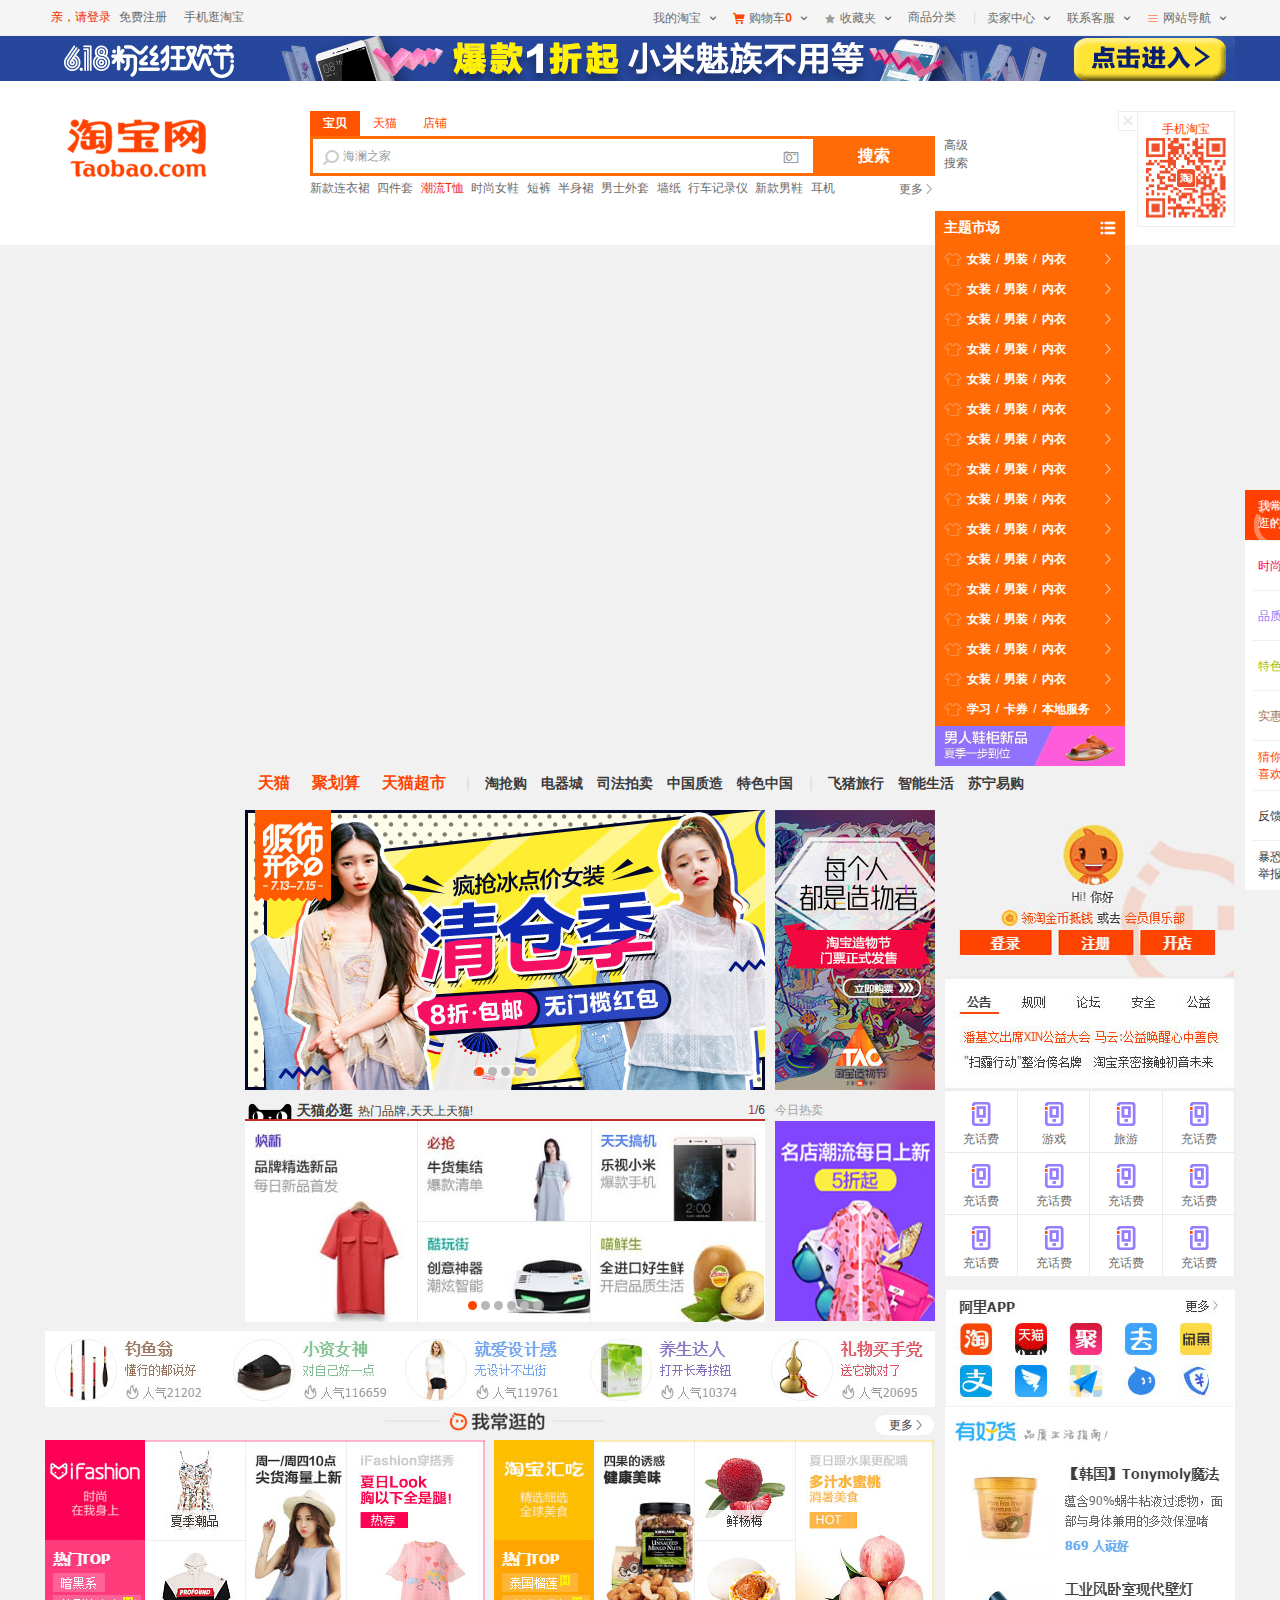
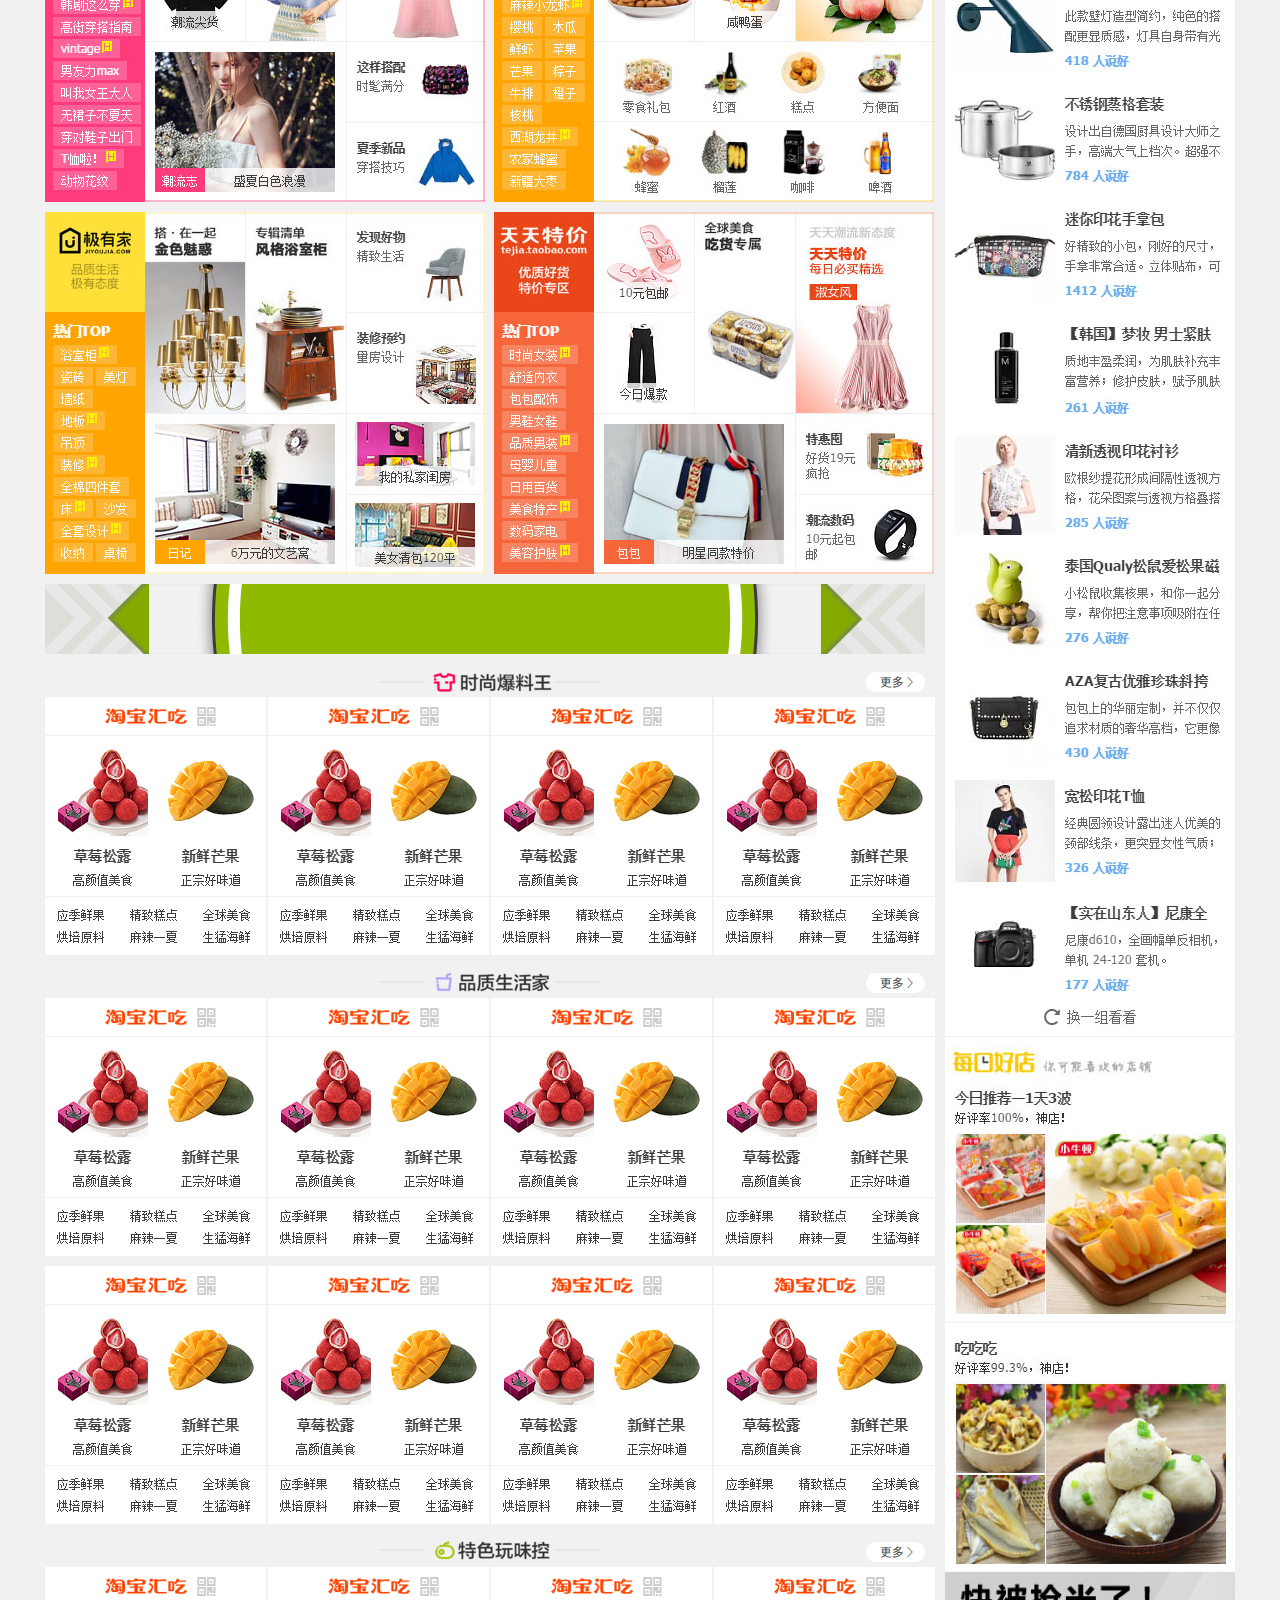
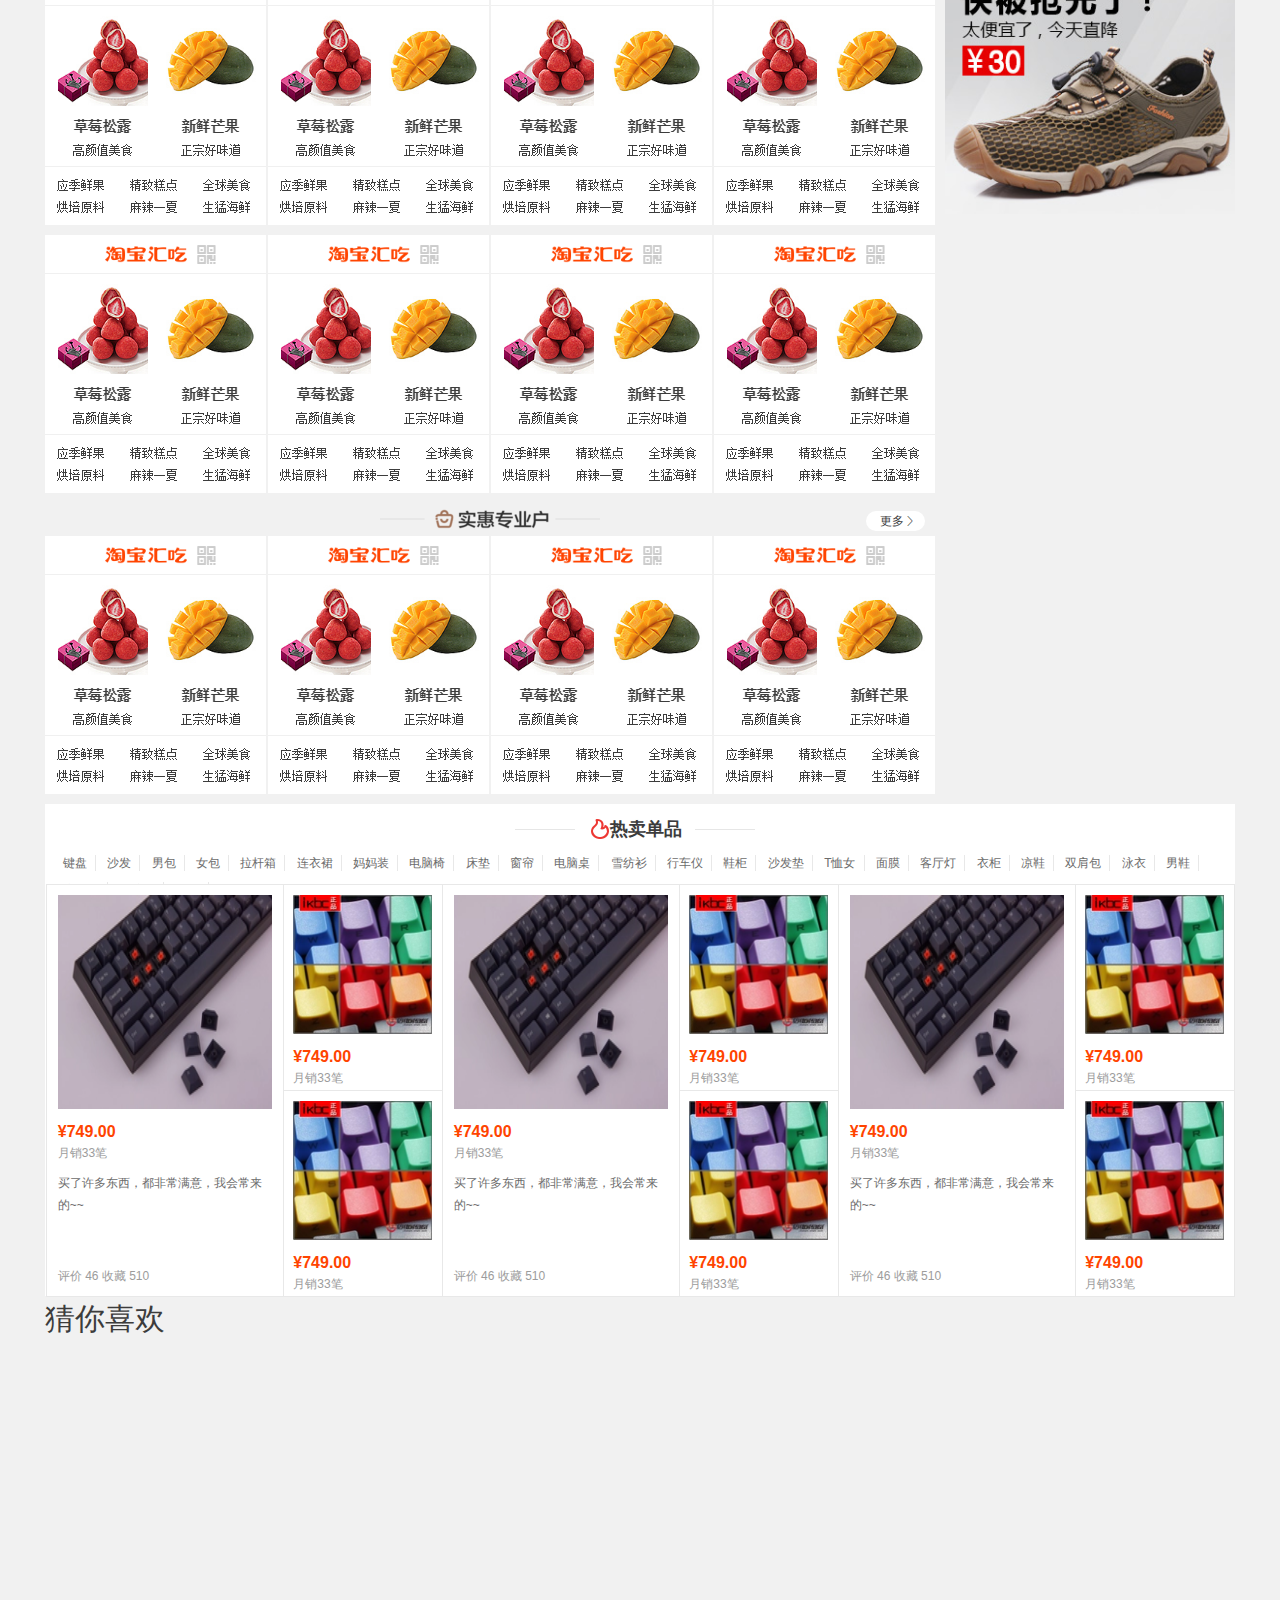
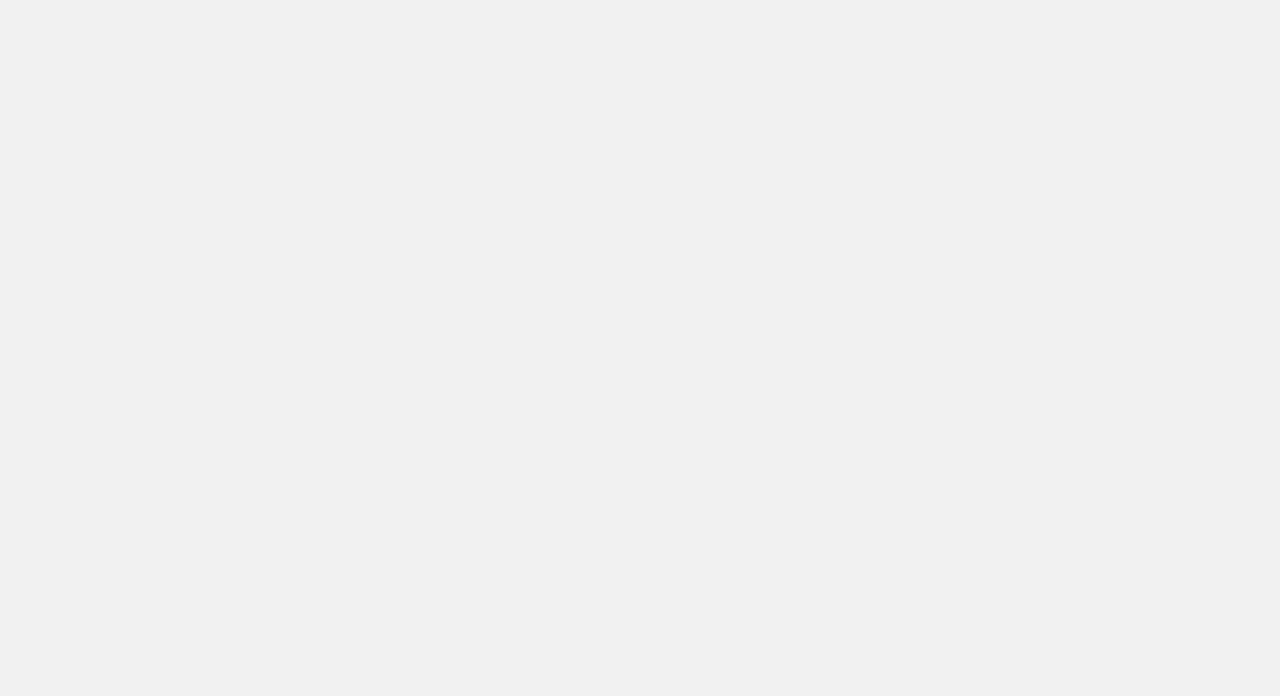
<file: index.html>
<!DOCTYPE html>
<html lang="en">
<head>
	<meta charset="UTF-8">
	<meta name="keywords" content="淘宝,掏宝,网上购物,C2C,在线交易,交易市场,网上交易,交易市场,网上买,网上卖,购物网站,团购,网上贸易,安全购物,电子商务,放心买,供应,买卖信息,网店,一口价,拍卖,网上开店,网络购物,打折,免费开店,网购,频道,店铺">
	<meta name="description" content="淘宝网 - 亚洲较大的网上交易平台，提供各类服饰、美容、家居、数码、话费/点卡充值… 数亿优质商品，同时提供担保交易(先收货后付款)等安全交易保障服务，并由商家提供退货承诺、破损补寄等消费者保障服务，让你安心享受网上购物乐趣！">
	<title>淘宝网！淘，偶喜欢</title>
	<link rel="shortcut icon" href="favicon.ico">
	<link rel="stylesheet" type="text/css" href="css/common.css">
	<link rel="stylesheet" type="text/css" href="css/index.min.css">
	
</head>
<body>
	<!-- 用户导航start -->

	<div class="user-nav">
		<div class="banxin">
			<ul class="user-nav-left fl">
				<li><a href="#" class="cheng">亲，请登录</a><a href="#">免费注册</a></li>
				<li><a href="#">手机逛淘宝</a></li>
			</ul>
			<ul class="user-nav-right fr">
				<li><a href="">我的淘宝</a><span class="icon">&#xe630;</span>
					<div class="submenu">
						<a href="">已买到的宝贝</a>
						<a href="">我的足迹</a>
					</div>
				</li>
				<li><a href=""><span class="icon tbcheng">&#xf0082;</span>购物车<strong>0</strong></a><span class="icon">&#xe630;</span>
					<div class="submenu cart">您购物车里还没有任何宝贝。<a href="">查看我的购物车</a></div>
				</li>
				<li><a href=""><span class="icon hui">&#xe627;</span>收藏夹</a><span class="icon">&#xe630;</span>
					<div class="submenu">
						<a href="">收藏的宝贝</a>
						<a href="">收藏的店铺</a>
					</div>
				</li>
				<li><a href="">商品分类</a></li>
				<li class="pipe">|</li>
				<li><a href="">卖家中心</a><span class="icon">&#xe630;</span>
					<div class="submenu">
						<a href="">免费开店</a>
						<a href="">已卖出的宝贝</a>
						<a href="">出售中的宝贝</a>
						<a href="">卖家服务市场</a>
						<a href="">卖家培训中心</a>
						<a href="">体检中心</a>
					</div>
				</li>
				<li><a href="">联系客服</a><span class="icon">&#xe630;</span>
					<div class="submenu">
						<a href="">消费者客服</a>
						<a href="">卖家客服</a>
					</div>
				</li>
				<li><a href=""><span class="icon tbcheng">&#xe613;</span>网站导航</a><span class="icon">&#xe630;</span>
					<div class="submenu sitemap"><img src="images/test/sitemap.jpg" alt=""></div>
				</li>
			</ul>
		</div>
	</div>
	<!-- 用户导航end -->

	<!-- 通栏广告start -->
	<div class="top-ad">
		<a href="#"><img src="images/top_ad.png" alt=""></a>
	</div>
	<!-- 通栏广告end -->

	<!-- 搜索框部分start -->
	<div class="search-wrapper">
		<div>   <!--给搜索框吸顶准备的div-->
			<div class="banxin clearfix">
				<div class="logo fl">
					<h1><a href="#">淘宝网</a></h1>
					<h2><a href="#">淘宝网</a></h2>
				</div>  <!--logo部分-->
				<div class="search-center fl baobei-on">   <!--中间的搜索框部分-->
					<!-- 上 -->
					<ul class="search-select clearfix">
						<li id="baobei" class="on">宝贝</li>
						<li id="tmall">天猫</li>
						<li id="dianpu">店铺</li>
					</ul>

					<!-- 中 -->
					<div class="search-box">
						<form action="">
							<input type="text" name="q" id="q"><input type="submit" value="搜索" class="search-btn">
							<input type="file" name="" id="upload-file">
						</form>
						<a href="#" class="advanced-search">高级<br>搜索</a>
						<span class="icon">&#xe607;</span>
						<em class="baobei-tip">海澜之家</em>
						<em class="tmall-tip">清新小短裤，秒变大长腿</em>
						<em class="dianpu-tip"></em>
						<i class="icon">&#xe60a;</i>
					</div>

					<!-- 下 -->
					<ul class="search-example">
						<li class="baobei-example">
							<a href="" class="more icon">更多&#xe688;</a>
							<a href="">新款连衣裙</a>
							<a href="">四件套</a>
							<a href="" class="cheng">潮流T恤</a>
							<a href="">时尚女鞋</a>
							<a href="">短裤</a>
							<a href="">半身裙</a>
							<a href="">男士外套</a>
							<a href="">墙纸</a>
							<a href="">行车记录仪</a>
							<a href="">新款男鞋</a>
							<a href="">耳机</a>
						</li>
						<li class="tmall-example">
							<a href="">a字裙</a>
							<a href="" class="anhong">空调</a>
							<a href="">短裤男</a>
							<a href="" class="anhong">凉鞋</a>
							<a href="">台灯</a>
							<a href="">伞</a>
							<a href="" class="anhong">蚊帐</a>
							<a href="">蓝牙耳机</a>
							<a href="">运动鞋</a>
							<a href="">女包</a>
							<a href="">洗衣液</a>
							<a href="">夏凉被</a>
							<a href="">大码女装</a>
							<a href="">文胸</a>
							<a href="">t恤男</a>
						</li>
						<li class="dianpu-example">
							<a href="" class="more icon">更多&#xe688;</a>
							<a href="">新款连衣裙</a>
							<a href="">四件套</a>
							<a href="" class="cheng">潮流T恤</a>
							<a href="">时尚女鞋</a>
							<a href="">短裤</a>
							<a href="">半身裙</a>
							<a href="">男士外套</a>
							<a href="">墙纸</a>
							<a href="">行车记录仪</a>
							<a href="">新款男鞋</a>
							<a href="">耳机</a>
						</li>
					</ul>
				</div>
			</div>
		</div>
		<p id="qr">   <!--二维码-->
			<a href="">
				手机淘宝<br>
				<img src="images/qr.png" alt="">
			</a>
			<span class="icon">&#xe647;</span>
		</p>
	</div>
	<!-- 搜索框部分end -->

	<!-- 主体部分start -->
	<div class="banxin main">
		<!-- 主题市场start -->
		<div class="market-nav fl">
			<h3>
				<a href="#"><span class="icon">&#xe605;</span>主题市场</a>
			</h3>
			<ul class="market-list">
				<li><i class="icon">&#xe688;</i><span class="icon">&#xe600;</span><a href="">女装</a>/<a href="">男装</a>/<a href="">内衣</a>
					<div class="market-submeu"><img src="images/test/submenu1.jpg" alt=""></div>
				</li>
				<li><i class="icon">&#xe688;</i><span class="icon">&#xe600;</span><a href="">女装</a>/<a href="">男装</a>/<a href="">内衣</a>
					<div class="market-submeu"><img src="images/test/submenu2.jpg" alt=""></div>
				</li>
				<li><i class="icon">&#xe688;</i><span class="icon">&#xe600;</span><a href="">女装</a>/<a href="">男装</a>/<a href="">内衣</a>
					<div class="market-submeu"><img src="images/test/submenu3.jpg" alt=""></div>
				</li>
				<li><i class="icon">&#xe688;</i><span class="icon">&#xe600;</span><a href="">女装</a>/<a href="">男装</a>/<a href="">内衣</a>
					<div class="market-submeu"><img src="images/test/submenu4.jpg" alt=""></div>
				</li>
				<li><i class="icon">&#xe688;</i><span class="icon">&#xe600;</span><a href="">女装</a>/<a href="">男装</a>/<a href="">内衣</a>
					<div class="market-submeu"><img src="images/test/submenu5.jpg" alt=""></div>
				</li>
				<li><i class="icon">&#xe688;</i><span class="icon">&#xe600;</span><a href="">女装</a>/<a href="">男装</a>/<a href="">内衣</a>
					<div class="market-submeu"><img src="images/test/submenu6.jpg" alt=""></div>
				</li>
				<li><i class="icon">&#xe688;</i><span class="icon">&#xe600;</span><a href="">女装</a>/<a href="">男装</a>/<a href="">内衣</a>
					<div class="market-submeu"><img src="images/test/submenu7.jpg" alt=""></div>
				</li>
				<li><i class="icon">&#xe688;</i><span class="icon">&#xe600;</span><a href="">女装</a>/<a href="">男装</a>/<a href="">内衣</a>
					<div class="market-submeu"><img src="images/test/submenu8.jpg" alt=""></div>
				</li>
				<li><i class="icon">&#xe688;</i><span class="icon">&#xe600;</span><a href="">女装</a>/<a href="">男装</a>/<a href="">内衣</a>
					<div class="market-submeu"><img src="images/test/submenu9.jpg" alt=""></div>
				</li>
				<li><i class="icon">&#xe688;</i><span class="icon">&#xe600;</span><a href="">女装</a>/<a href="">男装</a>/<a href="">内衣</a>
					<div class="market-submeu"><img src="images/test/submenu10.jpg" alt=""></div>
				</li>
				<li><i class="icon">&#xe688;</i><span class="icon">&#xe600;</span><a href="">女装</a>/<a href="">男装</a>/<a href="">内衣</a>
					<div class="market-submeu"><img src="images/test/submenu11.jpg" alt=""></div>
				</li>
				<li><i class="icon">&#xe688;</i><span class="icon">&#xe600;</span><a href="">女装</a>/<a href="">男装</a>/<a href="">内衣</a>
					<div class="market-submeu"><img src="images/test/submenu12.jpg" alt=""></div>
				</li>
				<li><i class="icon">&#xe688;</i><span class="icon">&#xe600;</span><a href="">女装</a>/<a href="">男装</a>/<a href="">内衣</a>
					<div class="market-submeu"><img src="images/test/submenu13.jpg" alt=""></div>
				</li>
				<li><i class="icon">&#xe688;</i><span class="icon">&#xe600;</span><a href="">女装</a>/<a href="">男装</a>/<a href="">内衣</a>
					<div class="market-submeu"><img src="images/test/submenu14.jpg" alt=""></div>
				</li>
				<li><i class="icon">&#xe688;</i><span class="icon">&#xe600;</span><a href="">女装</a>/<a href="">男装</a>/<a href="">内衣</a>
					<div class="market-submeu"><img src="images/test/submenu15.jpg" alt=""></div>
				</li>
				<li><i class="icon">&#xe688;</i><span class="icon">&#xe600;</span><a href="">学习</a>/<a href="">卡券</a>/<a href="">本地服务</a>
					<div class="market-submeu"><img src="images/test/submenu16.jpg" alt=""></div>
				</li>
			</ul>

			<img src="images/aside-menu-ad.jpg" alt="" class="market-ad">
		</div>
		<!-- 主题市场end -->

		<div class="main-section fr">
			<ul class="main-header">
				<li><a href="" class="tbcheng">天猫</a></li>
				<li><a href="" class="tbcheng">聚划算</a></li>
				<li><a href="" class="tbcheng">天猫超市</a></li>
				<li class="pipe">|</li>
				<li><a href="">淘抢购</a></li>
				<li><a href="">电器城</a></li>
				<li><a href="">司法拍卖</a></li>
				<li><a href="">中国质造</a></li>
				<li><a href="">特色中国</a></li>
				<li class="pipe">|</li>
				<li><a href="">飞猪旅行</a></li>
				<li><a href="">智能生活</a></li>
				<li><a href="">苏宁易购</a></li>
			</ul>
			<div class="main-center fl">
				<!-- 焦点图1start -->
				<div id="banner1" class="fl">
					<ul>
						<li><a href="#"><img src="images/focus1/1.jpg" alt=""></a></li>
						<li><a href="#"><img src="images/focus1/2.jpg" alt=""></a></li>
						<li><a href="#"><img src="images/focus1/3.jpg" alt=""></a></li>
						<li><a href="#"><img src="images/focus1/4.jpg" alt=""></a></li>
						<li><a href="#"><img src="images/focus1/5.jpg" alt=""></a></li>
						<li><a href="#"><img src="images/focus1/1.jpg" alt=""></a></li>
					</ul>
					<ol>
						<li class="cur"></li>
						<li></li>
						<li></li>
						<li></li>
						<li></li>
					</ol>
					<span>&lt;</span>
					<span class="right-btn">&gt;</span>
				</div>
				<!-- 焦点图1end -->

				<div class="banner1-right fl"><a href="#"><img src="images/focus1-right.jpg" alt=""></a></div>


				<!-- 焦点图2 start -->
				<div class="banner2-wrapper fl">
					<div class="banner2-header">
						<strong><i>1</i>/6</strong>
						<em>天猫必逛</em>
						热门品牌,天天上天猫!
					</div>
					<div id="banner2">
						<ul>
							<li><a href=""><img src="images/focus2/1.jpg" alt=""></a></li>
							<li><a href=""><img src="images/focus2/2.jpg" alt=""></a></li>
							<li><a href=""><img src="images/focus2/3.jpg" alt=""></a></li>
							<li><a href=""><img src="images/focus2/4.jpg" alt=""></a></li>
							<li><a href=""><img src="images/focus2/5.jpg" alt=""></a></li>
							<li><a href=""><img src="images/focus2/6.jpg" alt=""></a></li>
							<li><a href=""><img src="images/focus2/1.jpg" alt=""></a></li>
						</ul>
						<ol>
							<li class="cur"></li>
							<li></li>
							<li></li>
							<li></li>
							<li></li>
							<li></li>
						</ol>
						<span>&lt;</span>
						<span class="right-btn">&gt;</span>
					</div>
				</div>
				<!-- 焦点图2 end -->

				<div class="bannrer2-right fl">
					<span>今日热卖</span><br>
					<a href=""><img src="images/slider2-right.jpg" alt=""></a>
				</div>

				<!-- 焦点图3start -->
				<ul id="banner3">
					<li><img src="images/slider3/1.jpg" alt=""></li>
					<li><img src="images/slider3/2.jpg" alt=""></li>
					<li><img src="images/slider3/3.jpg" alt=""></li>
					<li><img src="images/slider3/4.jpg" alt=""></li>
					<li><img src="images/slider3/5.jpg" alt=""></li>
				</ul>
				<!-- 焦点图3end -->
			</div>
			<div class="main-right fr">
				<img src="images/test/bulb.jpg" alt="">
				<img src="images/test/notice.jpg" alt="">

				<!-- 主要服务start -->
				<ul id="main-services" class="clearfix">
					<li>
						<a href="">
							<span></span>
							充话费
						</a>
						<div class="service-submenu"><img src="images/right-tab/1-1.jpg" alt="">
							<i class="icon">&#xe647;</i>
						</div>
					</li>
					<li>
						<a href="">
							<span></span>
							游戏
						</a>
						<div class="service-submenu"><img src="images/right-tab/2-1.jpg" alt="">
							<i class="icon">&#xe647;</i>
						</div>
					</li>
					<li>
						<a href="">
							<span></span>
							旅游
						</a>
						<div class="service-submenu"><img src="images/right-tab/3-1.jpg" alt="">
							<i class="icon">&#xe647;</i>
						</div>
					</li>
					<li>
						<a href="">
							<span></span>
							充话费
						</a>
						<div class="service-submenu"><img src="images/right-tab/4-1.jpg" alt="">
							<i class="icon">&#xe647;</i>
						</div>
					</li>
					<li>
						<a href="">
							<span></span>
							充话费
						</a>
					</li>
					<li>
						<a href="">
							<span></span>
							充话费
						</a>
					</li>
					<li>
						<a href="">
							<span></span>
							充话费
						</a>
					</li>
					<li>
						<a href="">
							<span></span>
							充话费
						</a>
					</li>
					<li>
						<a href="">
							<span></span>
							充话费
						</a>
					</li>
					<li>
						<a href="">
							<span></span>
							充话费
						</a>
					</li>
					<li>
						<a href="">
							<span></span>
							充话费
						</a>
					</li>
					<li>
						<a href="">
							<span></span>
							充话费
						</a>
					</li>
				</ul>
				<!-- 主要服务end -->

				<img src="images/test/app.jpg" alt="">
			</div>
		</div>
	</div>
	<!-- 主体部分end -->


	<div class="seat clearfix">
		<div class="seat-left fl">
			<!-- 我常逛的 start -->
			<div class="haunt-wrapper section">
				<h2>
					<em>我常逛的</em>
					<a href="#">更多<span class="icon">&#xe688;</span></a>
				</h2>
				<div class="clearfix">
					<div class="haunt1"><img src="images/wochangguangde/1.jpg"></div>
					<div class="haunt2"><img src="images/wochangguangde/2.jpg"></div>
					<div class="haunt3"><img src="images/wochangguangde/3.jpg"></div>
					<div class="haunt4"><img src="images/wochangguangde/4.jpg"></div>
				</div>
			</div>
			<!-- 我常逛的 end -->
			<div class="haunt-ad">
				<img src="images/haunt-ad.png">
			</div>

			<!-- 时尚爆料王 start -->
			<div class="fashion-wrapper section">
				<h2>
					<em>时尚爆料王</em>
					<a href="#">更多<span class="icon">&#xe688;</span></a>
				</h2>
				<div class="goods-list clearfix">
					<div class="goods-item"><img src="images/pinzhishenghuojia/1.png"></div>
					<div class="goods-item"><img src="images/pinzhishenghuojia/1.png"></div>
					<div class="goods-item"><img src="images/pinzhishenghuojia/1.png"></div>
					<div class="goods-item no-margin"><img src="images/pinzhishenghuojia/1.png"></div>
				</div>
			</div>
			<!-- 时尚爆料王 end -->

			<!-- 品质生活家start -->
			<div class="life-wrapper section">
				<h2>
					<em>品质生活家</em>
					<a href="#">更多<span class="icon">&#xe688;</span></a>
				</h2>
				<div class="goods-list clearfix">
					<div class="goods-item"><img src="images/pinzhishenghuojia/1.png"></div>
					<div class="goods-item"><img src="images/pinzhishenghuojia/1.png"></div>
					<div class="goods-item"><img src="images/pinzhishenghuojia/1.png"></div>
					<div class="goods-item no-margin"><img src="images/pinzhishenghuojia/1.png"></div>
					<div class="goods-item"><img src="images/pinzhishenghuojia/1.png"></div>
					<div class="goods-item"><img src="images/pinzhishenghuojia/1.png"></div>
					<div class="goods-item"><img src="images/pinzhishenghuojia/1.png"></div>
					<div class="goods-item no-margin"><img src="images/pinzhishenghuojia/1.png"></div>
				</div>
			</div>
			<!-- 品质生活家start -->

			<!-- 特色玩味控start -->
			<div class="play-wrapper section">
				<h2>
					<em>特色玩味控</em>
					<a href="#">更多<span class="icon">&#xe688;</span></a>
				</h2>
				<div class="goods-list clearfix">
					<div class="goods-item"><img src="images/pinzhishenghuojia/1.png"></div>
					<div class="goods-item"><img src="images/pinzhishenghuojia/1.png"></div>
					<div class="goods-item"><img src="images/pinzhishenghuojia/1.png"></div>
					<div class="goods-item no-margin"><img src="images/pinzhishenghuojia/1.png"></div>
					<div class="goods-item"><img src="images/pinzhishenghuojia/1.png"></div>
					<div class="goods-item"><img src="images/pinzhishenghuojia/1.png"></div>
					<div class="goods-item"><img src="images/pinzhishenghuojia/1.png"></div>
					<div class="goods-item no-margin"><img src="images/pinzhishenghuojia/1.png"></div>
				</div>
			</div>
			<!-- 特色玩味控end -->

			<!-- 实惠专业户start -->
			<div class="economical-wrapper section">
				<h2>
					<em>实惠专业户</em>
					<a href="#">更多<span class="icon">&#xe688;</span></a>
				</h2>
				<div class="goods-list clearfix">
					<div class="goods-item"><img src="images/pinzhishenghuojia/1.png"></div>
					<div class="goods-item"><img src="images/pinzhishenghuojia/1.png"></div>
					<div class="goods-item"><img src="images/pinzhishenghuojia/1.png"></div>
					<div class="goods-item no-margin"><img src="images/pinzhishenghuojia/1.png"></div>
				</div>
			</div>
			<!-- 实惠专业户end -->
		</div>
		<div class="seat-right fr">
			<div class="youhuohao">
				<img src="images/test/youhaohuo.jpg">
			</div>
			<div class="jinrihaodian">
				<img src="images/test/jinrihaodian.jpg" alt="">
			</div>
			<div class="jinriremai">
				<img src="images/test/jinriremai2.jpg" alt="">
			</div>
		</div>

	</div>

	<!-- 热卖单品 start -->
	<div class="hot">
		<h3><ins></ins>热卖单品</h3>
		<div class="hot-recommend">
			<a href="#">键盘</a>
			<a href="#">沙发</a>
			<a href="#">男包</a>
			<a href="#">女包</a>
			<a href="#">拉杆箱</a>
			<a href="#">连衣裙</a>
			<a href="#">妈妈装</a>
			<a href="#">电脑椅</a>
			<a href="#">床垫</a>
			<a href="#">窗帘</a>
			<a href="#">电脑桌</a>
			<a href="#">雪纺衫</a>
			<a href="#">行车仪</a>
			<a href="#">鞋柜</a>
			<a href="#">沙发垫</a>
			<a href="#">T恤女</a>
			<a href="#">面膜</a>
			<a href="#">客厅灯</a>
			<a href="#">衣柜</a>
			<a href="#">凉鞋</a>
			<a href="#">双肩包</a>
			<a href="#">泳衣</a>
			<a href="#">男鞋</a>
			<a href="#">凉鞋女</a>
			<a href="#">短裤女</a>
			<a href="#">椅子</a>
		</div>
		<ul id="hot-goods" class="clearfix">
			<li class="big">
				<div class="hot-item">
					<div class="hot-inner">
						<a href="#"><img src="images/hot/1.jpg"></a>
						<div class="hot-line1"><a href="#">¥749.00</a></div>
						<div class="hot-line2"><a href="#">月销33笔</a></div>
						<div class="hot-line3"><a href="#">买了许多东西，都非常满意，我会常来的~~</a></div>
						<div class="hot-line4"><a href="#">评价 46</a> <a href="#">收藏 510</a></div>
					</div>
					<a href="#" class="hot-shelter-link">
						<div class="hot-shelter">
							
						</div>
						<div class="hot-shelter-title">促销特惠！紫砂茶具</div>
						<div class="hot-shelter-go">去看看</div>
					</a>
				</div>
			</li>
			<li class="small">
				<div class="hot-item">
					<div class="hot-inner">
						<a href="#"><img src="images/hot/2.jpg"></a>
						<div class="hot-line1"><a href="#">¥749.00</a></div>
						<div class="hot-line2"><a href="#">月销33笔</a></div>
					</div>
					<a href="#" class="hot-shelter-link">
						<div class="hot-shelter">
							
						</div>
						<div class="hot-shelter-title">促销特惠！紫砂茶具</div>
						<div class="hot-shelter-go">去看看</div>
					</a>
				</div>
				<div class="hot-item">
					<div class="hot-inner">
						<a href="#"><img src="images/hot/2.jpg"></a>
						<div class="hot-line1"><a href="#">¥749.00</a></div>
						<div class="hot-line2"><a href="#">月销33笔</a></div>
					</div>
					<a href="#" class="hot-shelter-link">
						<div class="hot-shelter">
							
						</div>
						<div class="hot-shelter-title">促销特惠！紫砂茶具</div>
						<div class="hot-shelter-go">去看看</div>
					</a>
				</div>
			</li>
			<li class="big">
				<div class="hot-item">
					<div class="hot-inner">
						<a href="#"><img src="images/hot/1.jpg"></a>
						<div class="hot-line1"><a href="#">¥749.00</a></div>
						<div class="hot-line2"><a href="#">月销33笔</a></div>
						<div class="hot-line3"><a href="#">买了许多东西，都非常满意，我会常来的~~</a></div>
						<div class="hot-line4"><a href="#">评价 46</a> <a href="#">收藏 510</a></div>
					</div>
					<a href="#" class="hot-shelter-link">
						<div class="hot-shelter">
							
						</div>
						<div class="hot-shelter-title">促销特惠！紫砂茶具</div>
						<div class="hot-shelter-go">去看看</div>
					</a>
				</div>
			</li>
			<li class="small">
				<div class="hot-item">
					<div class="hot-inner">
						<a href="#"><img src="images/hot/2.jpg"></a>
						<div class="hot-line1"><a href="#">¥749.00</a></div>
						<div class="hot-line2"><a href="#">月销33笔</a></div>
					</div>
					<a href="#" class="hot-shelter-link">
						<div class="hot-shelter">
							
						</div>
						<div class="hot-shelter-title">促销特惠！紫砂茶具</div>
						<div class="hot-shelter-go">去看看</div>
					</a>
				</div>
				<div class="hot-item">
					<div class="hot-inner">
						<a href="#"><img src="images/hot/2.jpg"></a>
						<div class="hot-line1"><a href="#">¥749.00</a></div>
						<div class="hot-line2"><a href="#">月销33笔</a></div>
					</div>
					<a href="#" class="hot-shelter-link">
						<div class="hot-shelter">
							
						</div>
						<div class="hot-shelter-title">促销特惠！紫砂茶具</div>
						<div class="hot-shelter-go">去看看</div>
					</a>
				</div>
			</li>
			<li class="big">
				<div class="hot-item">
					<div class="hot-inner">
						<a href="#"><img src="images/hot/1.jpg"></a>
						<div class="hot-line1"><a href="#">¥749.00</a></div>
						<div class="hot-line2"><a href="#">月销33笔</a></div>
						<div class="hot-line3"><a href="#">买了许多东西，都非常满意，我会常来的~~</a></div>
						<div class="hot-line4"><a href="#">评价 46</a> <a href="#">收藏 510</a></div>
					</div>
					<a href="#" class="hot-shelter-link">
						<div class="hot-shelter">
							
						</div>
						<div class="hot-shelter-title">促销特惠！紫砂茶具</div>
						<div class="hot-shelter-go">去看看</div>
					</a>
				</div>
			</li>
			<li class="small">
				<div class="hot-item">
					<div class="hot-inner">
						<a href="#"><img src="images/hot/2.jpg"></a>
						<div class="hot-line1"><a href="#">¥749.00</a></div>
						<div class="hot-line2"><a href="#">月销33笔</a></div>
					</div>
					<a href="#" class="hot-shelter-link">
						<div class="hot-shelter">
							
						</div>
						<div class="hot-shelter-title">促销特惠！紫砂茶具</div>
						<div class="hot-shelter-go">去看看</div>
					</a>
				</div>
				<div class="hot-item">
					<div class="hot-inner">
						<a href="#"><img src="images/hot/2.jpg"></a>
						<div class="hot-line1"><a href="#">¥749.00</a></div>
						<div class="hot-line2"><a href="#">月销33笔</a></div>
					</div>
					<a href="#" class="hot-shelter-link">
						<div class="hot-shelter">
							
						</div>
						<div class="hot-shelter-title">促销特惠！紫砂茶具</div>
						<div class="hot-shelter-go">去看看</div>
					</a>
				</div>
			</li>
		</ul>
	</div>
	<!-- 热卖单品 end -->

	<!-- 猜你喜欢start -->
	<div class="guess-box section">
		猜你喜欢
	</div>
	<!-- 猜你喜欢end -->

	
	<!-- 侧边栏start -->
	<ul id="aside-nav">
		<li class="favorite click" style="">
			<strong>我常<br>逛的</strong>
		</li>
		<li class="fashion">
			<strong>时尚</strong>
		</li>
		<li class="life">
			<strong>品质</strong>
		</li>
		<li class="special">
			<strong>特色</strong>
		</li>
		<li class="economical">
			<strong>实惠</strong>
		</li>
		<li class="guess">
			<strong>猜你<br>喜欢</strong>
		</li>
		<li class="toTop">
			<strong class="icon">&#xe678;<br>顶部</strong>
		</li>
		<li class="feedback">
			<a href=""><strong>反馈</strong></a>
		</li>
		<li class="report">
			<a href=""><strong>暴恐<br>举报</strong></a>
		</li>
	</ul>
	<!-- 侧边栏end -->
	<script src="js/jquery-1.11.3.min.js"></script>
	<script src="js/common.js"></script>
	<script src="js/index3.js"></script>
</body>
</html>
</file>
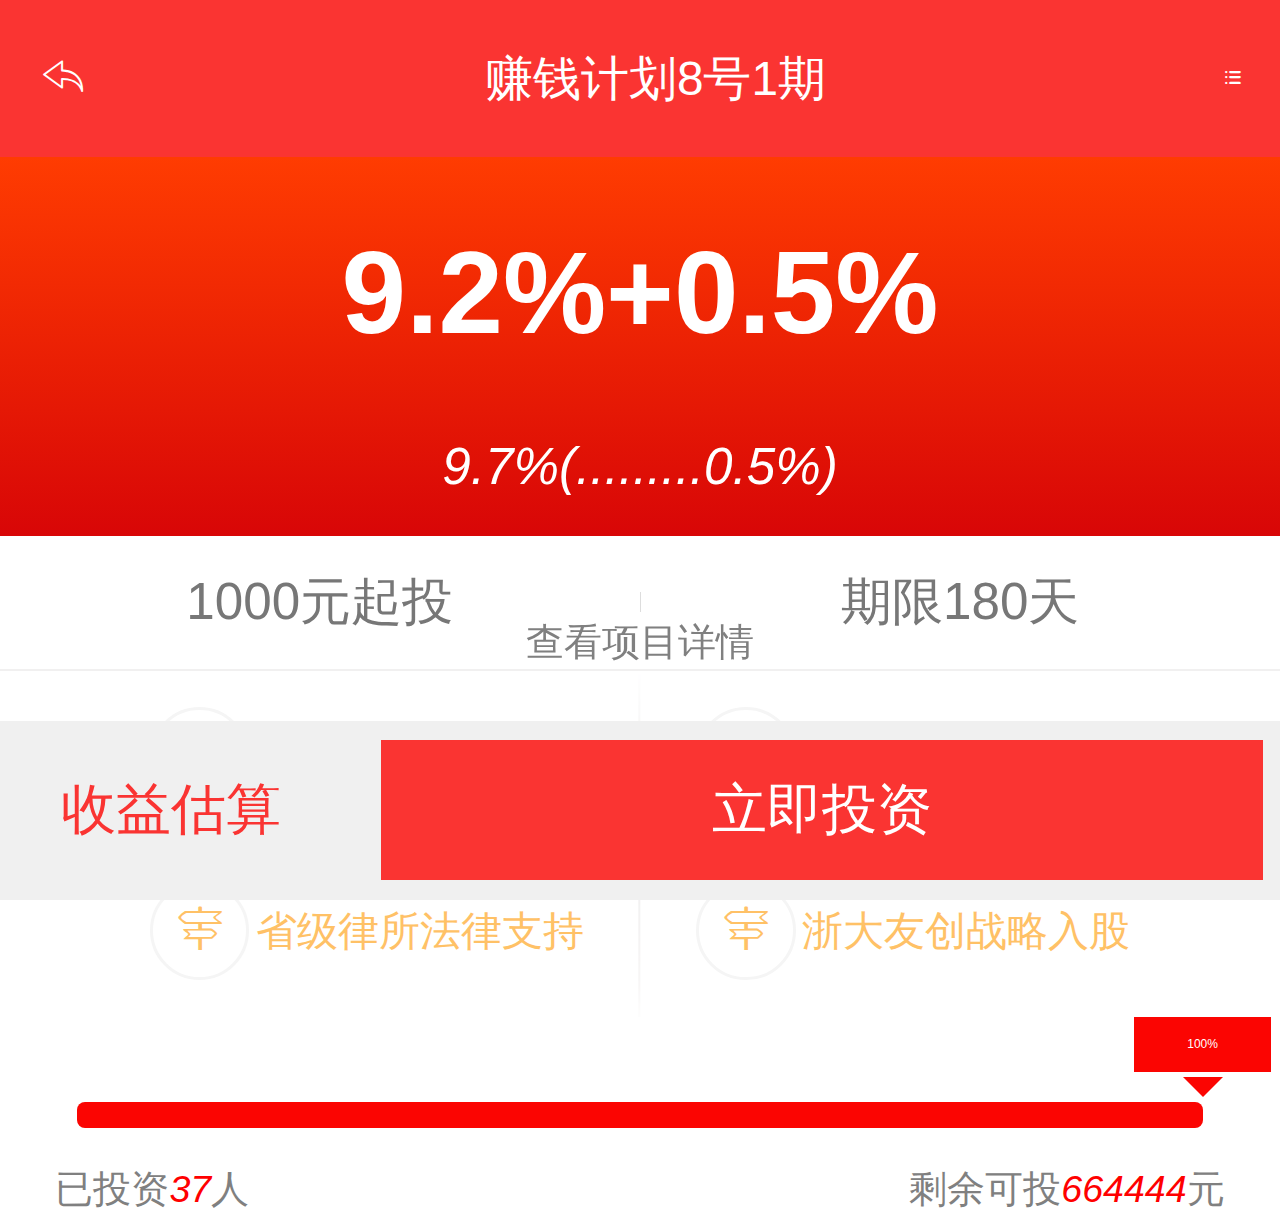
<file: detail.html>
<!DOCTYPE html>
<html>
	<head>
		<meta charset="UTF-8">
		<meta name="viewport" content="width=device-width,initial-scale=1,minimum-scale=1,maximum-scale=1,user-scalable=no" />
		<link rel="stylesheet" type="text/css" href="css/iconfont.css"/>
		<link rel="stylesheet" type="text/css" href="css/detail.css"/>
		<title></title>
		<script type="text/javascript">
			var fs=document.documentElement.clientWidth/750*100;
			document.querySelector('html').style.fontSize=fs+'px';
		</script>
	</head>
	<body>
		<header>
			<a href="index.html ">
				<i class="iconfont icon-fanhui"> </i>
			</a> 
			<span>赚钱计划8号1期</span>
			<i class="iconfont icon-caidan" id="menu"> </i>
		</header>
		<section class="data">
			<p class="data1"> <strong>9.2%+0.5%</strong></p>
			<p class="data2"> <em>9.7%(.........0.5%)</em></p>
		</section>
		<section class="support">
			<div class="keys">
				<span>1000元起投</span>
				<span>期限180天</span>
			</div>
			<div>
				<ul>
					<li> <i class="iconfont icon-xinshouzhiyin"></i>省级律所法律支持</li>
					<li><i class="iconfont icon-xinshouzhiyin"></i>浙大友创战略入股</li>
					<li><i class="iconfont icon-xinshouzhiyin"></i>省级律所法律支持</li>
					<li><i class="iconfont icon-xinshouzhiyin"></i>浙大友创战略入股</li>
				</ul>
			</div>
		</section>
		<section class="proccess">
			
			<div class="pro-wrap" data-proccess="100">
				<div class="pro-front"></div>
				<div class="pro-block">0%</div>
			</div>
			
			<p class="pro-info">
				<span>已投资<em>37</em>人</span>
				<span>剩余可投<em>664444</em>元</span>
			</p>
			
		</section>
		<section class="footerlink">
			<p><a href="">查看项目详情</a></p>
		</section>
		<footer >
			<a href="" class="earnings">收益估算</a>
			<a href="" class="investment">立即投资</a>
		</footer>
		<script src="js/zepto/zepto.js"></script>
		<script src="js/zepto/event.js"></script>
		<script src="js/zepto/touch.js"></script>
		<script type="text/javascript">
			//处理兼计时器容性问题
			window.requestAnimFrame = (function(){
				  return  window.requestAnimationFrame       ||
				          window.webkitRequestAnimationFrame ||
				          window.mozRequestAnimationFrame    ||
				          function( callback ){
				            window.setTimeout(callback, 1000 / 60);
				          };
			})();
			
			window.cancelrequestAnimFrame = (function(){
				  return  window.cancelAnimationFrame   ||
				          window.webkitCancelAnimationFrame ||
				          window.mozCancelAnimationFrame    ||
				          window.clearTimeout;
				          
			})();
			
		$(function(){
			var value=$('.pro-wrap').attr('data-proccess');//获取自定义属性
			var currentValue=0;
			var timerId;//定义时间
			//除30是因为动画每秒执行60次  现在用0.5s执行就是30
			var step = value / 30;
			
			//1.红色的前景的宽度：从0开始
			var totalWidth=$('.pro-wrap').width();//获取元素宽度
			//元素宽度*自定义属性/100；
			var frontWidth=totalWidth*value/100;
			$('.pro-front').css('width',frontWidth);
			
			//2.left从0到 红色的前景的宽度--减去自己宽度/2；
			$(".pro-block").css("left", frontWidth - $(".pro-block").width()/2  );
			
			//3.数字从0不断加到value
			
			function addNumber(){
				//这里代表百分百步长
				currentValue=currentValue+step;
				currentValue = +currentValue.toFixed(2);//保留两位有效数字
				//Math.max();
					currentValue = currentValue > value ?  value : currentValue;
				//修改百分百的值
				$('.pro-block').html(currentValue+'%');
				timerId=requestAnimationFrame(function(){
					addNumber();//每秒执行多少次
				});
				//判断是否满百分百
				if(currentValue>=value){
					currentValue=value;
					//停止计时器
					cancelAnimationFrame(timerId)
				}
			}
			addNumber();
		})
			
		</script>
	</body>
</html>
</file>
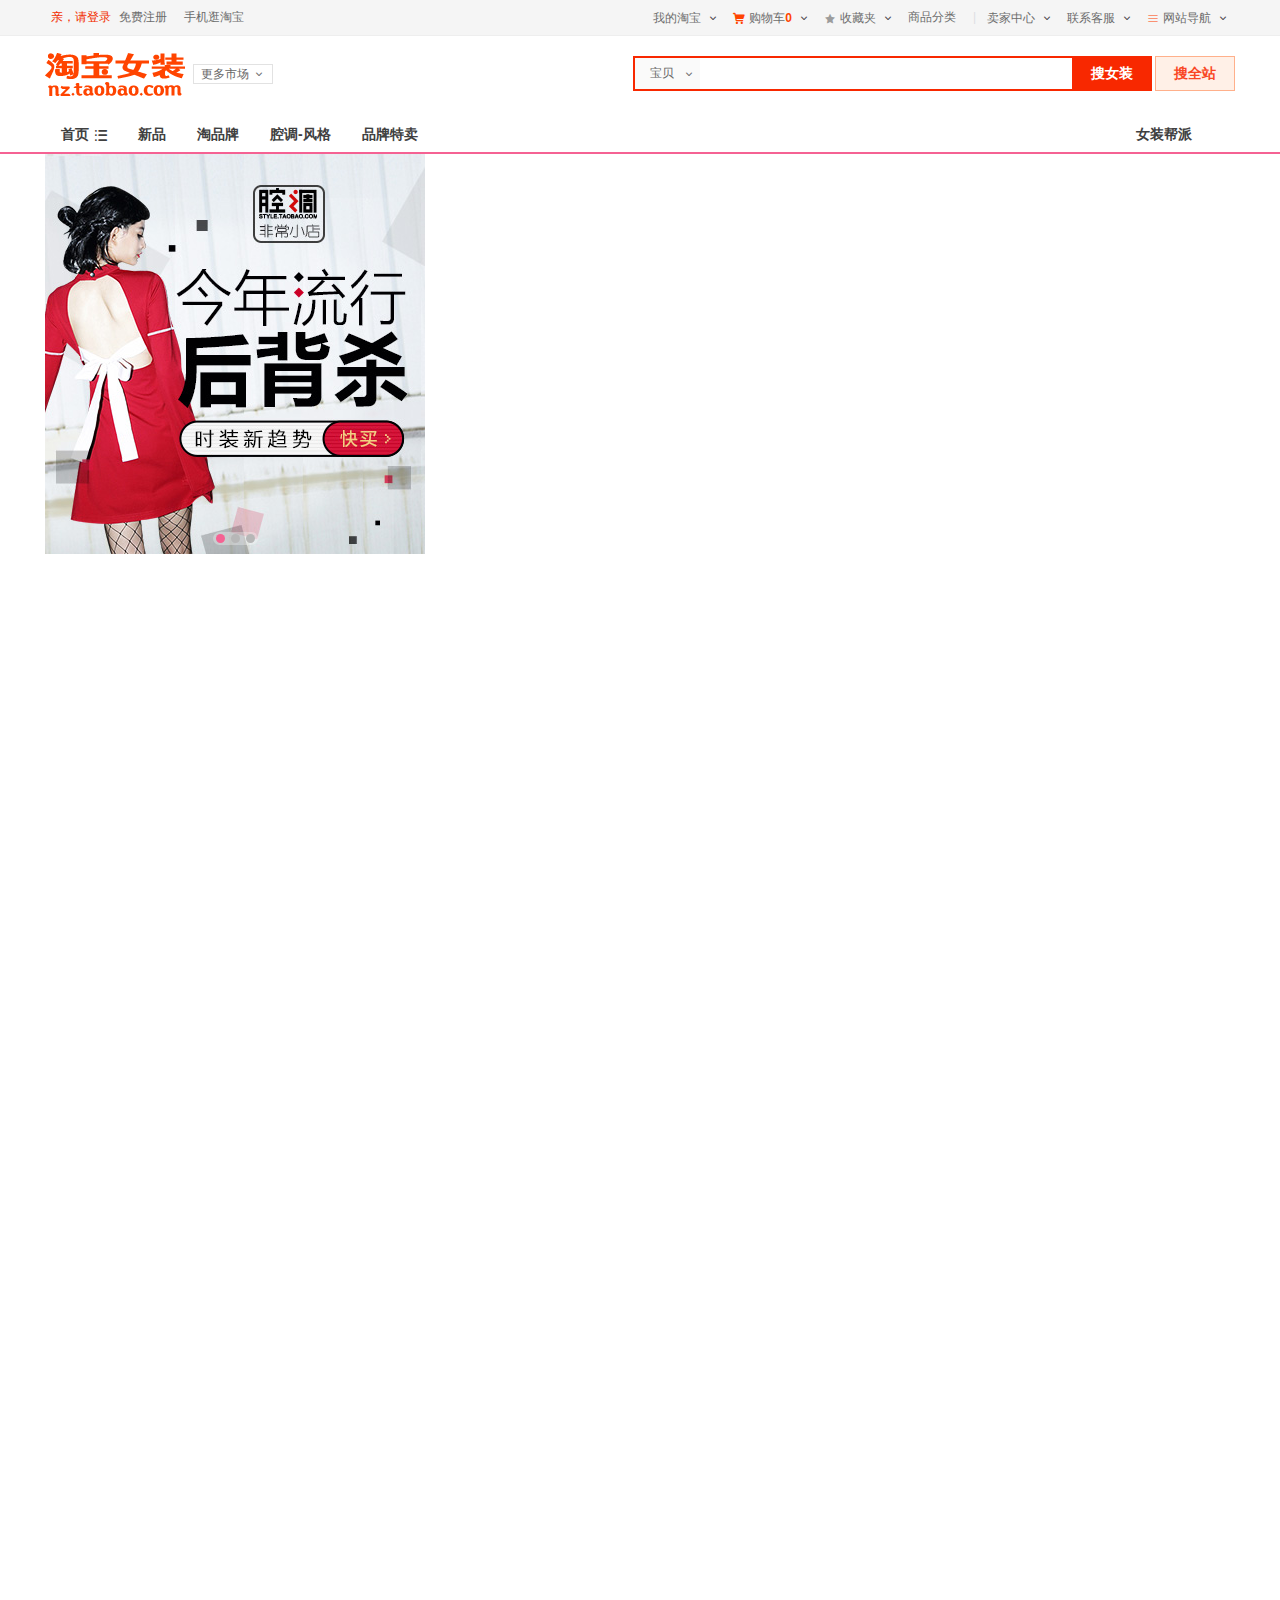
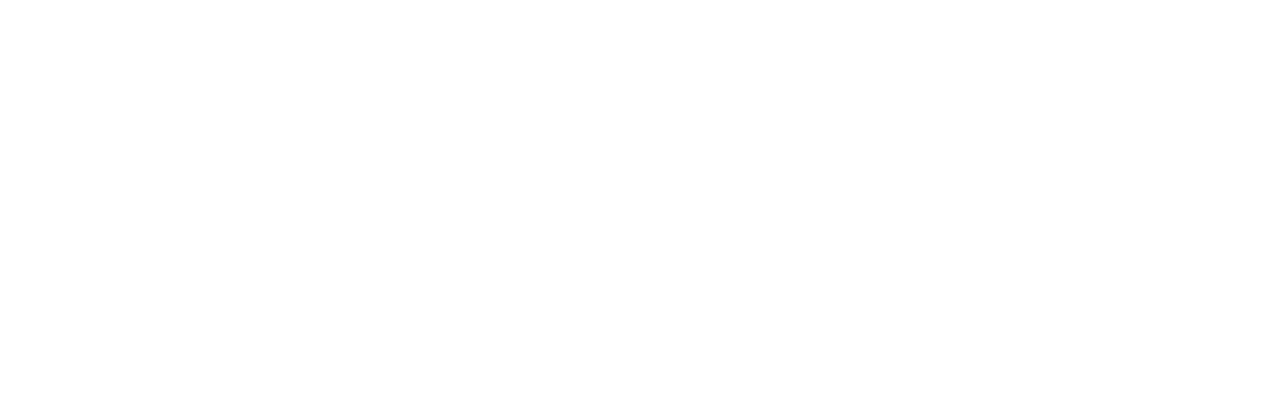
<file: list.html>
<!DOCTYPE html>
<html lang="en">
<head>
	<meta charset="UTF-8">
	<title>淘宝女装</title>
	<meta name="keywords" content="淘宝,掏宝,网上购物,C2C,在线交易,交易市场,网上交易,交易市场,网上买,网上卖,购物网站,团购,网上贸易,安全购物,电子商务,放心买,供应,买卖信息,网店,一口价,拍卖,网上开店,网络购物,打折,免费开店,网购,频道,店铺">
	<meta name="description" content="淘宝网 - 亚洲较大的网上交易平台，提供各类服饰、美容、家居、数码、话费/点卡充值… 数亿优质商品，同时提供担保交易(先收货后付款)等安全交易保障服务，并由商家提供退货承诺、破损补寄等消费者保障服务，让你安心享受网上购物乐趣！">
	<link rel="shortcut icon" href="favicon.ico">
	<link rel="stylesheet" type="text/css" href="css/common.css">
	<link rel="stylesheet" type="text/css" href="css/list.css">
	<script src="js/jquery-1.11.3.js"></script>
	<script src="js/common.js"></script>
	<script src="js/list.js"></script>
</head>
<body>
	<!-- 用户导航start -->
	<div class="user-nav">
		<div class="banxin">
			<ul class="user-nav-left fl">
				<li><a href="#" class="cheng">亲，请登录</a><a href="#">免费注册</a></li>
				<li><a href="#">手机逛淘宝</a></li>
			</ul>
			<ul class="user-nav-right fr">
				<li><a href="">我的淘宝</a><span class="icon">&#xe630;</span>
					<div class="submenu">
						<a href="">已买到的宝贝</a>
						<a href="">我的足迹</a>
					</div>
				</li>
				<li><a href=""><span class="icon tbcheng">&#xf0082;</span>购物车<strong>0</strong></a><span class="icon">&#xe630;</span>
					<div class="submenu cart">您购物车里还没有任何宝贝。<a href="">查看我的购物车</a></div>
				</li>
				<li><a href=""><span class="icon hui">&#xe627;</span>收藏夹</a><span class="icon">&#xe630;</span>
					<div class="submenu">
						<a href="">收藏的宝贝</a>
						<a href="">收藏的店铺</a>
					</div>
				</li>
				<li><a href="">商品分类</a></li>
				<li class="pipe">|</li>
				<li><a href="">卖家中心</a><span class="icon">&#xe630;</span>
					<div class="submenu">
						<a href="">免费开店</a>
						<a href="">已卖出的宝贝</a>
						<a href="">出售中的宝贝</a>
						<a href="">卖家服务市场</a>
						<a href="">卖家培训中心</a>
						<a href="">体检中心</a>
					</div>
				</li>
				<li><a href="">联系客服</a><span class="icon">&#xe630;</span>
					<div class="submenu">
						<a href="">消费者客服</a>
						<a href="">卖家客服</a>
					</div>
				</li>
				<li><a href=""><span class="icon tbcheng">&#xe613;</span>网站导航</a><span class="icon">&#xe630;</span>
					<div class="submenu sitemap"><img src="images/test/sitemap.jpg" alt=""></div>
				</li>
			</ul>
		</div>
	</div>
	<!-- 用户导航end -->

	<!-- 头部start -->
	<div class="banxin header">
		<div class="log fl">
			<a href="#"><img src="images/nvzhuang-logo.png" alt=""></a>
		</div>
		<div class="more-market-wrapper fl">
			<div class="more-market">更多市场 <span class="icon">&#xe630;</span></div>
			<div class="more-market-submenu"><img src="images/test/more-market.png" alt=""></div>
		</div>
		<div class="search-box fr">
			<form action="">
				<div class="fl">
					<ul class="search-select">
						<li>宝贝</li>
						<li>店铺</li>
					</ul>
					<input type="text" name="q" id="q">
				</div>
				<a href="#" class="search-channel fl">搜女装</a>
				<a href="#" class="search-all fr">搜全站</a>
			</form>
		</div>
	</div>
	<!-- 头部end -->
	
	<!-- 导航部分start -->

	<!-- <div class="nav">
		<div class="banxin">
			<img src="images/test/list-nav.fw.png" alt="">
		</div>
	</div> -->
	<div class="nav">
		<ul class="banxin">
			<li class="home"><a href="">首页<span class="icon">&#xe605;</span></a>
				<div class="nav-submenu">
					<div class="banxin"><img src="images/test/list-nav-submenu.fw.png" alt=""></div>
				</div>
			</li>
			<li><a href="">新品</a><i></i></li>
			<li><a href="">淘品牌</a><i></i></li>
			<li><a href="">腔调-风格</a><i></i></li>
			<li><a href="">品牌特卖</a><i></i></li>
			<li class="fr"><a href="">女装帮派</a><i></i></li>
		</ul>
	</div>
	<!-- 导航部分end -->

	<!-- 区块start -->
	<div class="banxin main">
		<!-- 焦点图start -->
		<div id="banner" class="fl">
			<ul>
				<li style="display:block"><a href=""><img src="images/list-banner/1.jpg" alt=""></a></li>
				<li><a href=""><img src="images/list-banner/2.jpg" alt=""></a></li>
				<li><a href=""><img src="images/list-banner/3.jpg" alt=""></a></li>
			</ul>
			<ol>
				<li class="cur"></li>
				<li></li>
				<li></li>
			</ol>
			<span>&lt;</span>
			<span class="right-btn">&gt;</span>
		</div>
		<!-- 焦点图end -->
	</div>
	<!-- 区块end -->
</body>
</html>
</file>
<file: css/iconfont.css>
@font-face {font-family: "iconfont";
  src: url('../font/iconfont.eot?t=1494812464862'); /* IE9*/
  src: url('../font/iconfont.eot?t=1494812464862#iefix') format('embedded-opentype'), /* IE6-IE8 */
  url('../font/iconfont.woff?t=1494812464862') format('woff'), /* chrome, firefox */
  url('../font/iconfont.ttf?t=1494812464862') format('truetype'), /* chrome, firefox, opera, Safari, Android, iOS 4.2+*/
  url('../font/iconfont.svg?t=1494812464862#iconfont') format('svg'); /* iOS 4.1- */
}

.iconfont {
  font-family:"iconfont" !important;
  font-size:16px;
  font-style:normal;
  -webkit-font-smoothing: antialiased;
  -moz-osx-font-smoothing: grayscale;
}

.icon-zhuye:before { content: "\3478"; }

.icon-vip:before { content: "\3434"; }

.icon-fanhui:before { content: "\f000c"; }

.icon-chongzhi:before { content: "\f029c"; }

.icon-wenti:before { content: "\f00bd"; }

.icon-shouji:before { content: "\e625"; }

.icon-tubiao3:before { content: "\e6e3"; }

.icon-caidan:before { content: "\e6dc"; }

.icon-iconfontzhuce:before { content: "\e639"; }

.icon-home:before { content: "\e6b8"; }

.icon-iconziti10:before { content: "\e613"; }

.icon-faxian:before { content: "\e623"; }

.icon-suo:before { content: "\e681"; }

.icon-shouji1:before { content: "\e795"; }

.icon-dianhua:before { content: "\e621"; }

.icon-icon02:before { content: "\e604"; }

.icon-liwu:before { content: "\e647"; }

.icon-shangjia:before { content: "\e65a"; }

.icon-chazhao:before { content: "\e65c"; }

.icon-jiarugouwuche:before { content: "\e640"; }

.icon-faxian1:before { content: "\e608"; }

.icon-re:before { content: "\e61d"; }

.icon-renzheng:before { content: "\e646"; }

.icon-gouwuche:before { content: "\e6ff"; }

.icon-saomiao:before { content: "\e669"; }

.icon-vip1:before { content: "\e680"; }

.icon-book:before { content: "\e60d"; }

.icon-xin:before { content: "\e60e"; }

.icon-xiaoxi:before { content: "\e628"; }

.icon-order:before { content: "\e614"; }

.icon-lock-fill:before { content: "\e615"; }

.icon-wode:before { content: "\e60f"; }

.icon-xiuli0:before { content: "\e776"; }

.icon-qidong:before { content: "\e66e"; }

.icon-touzi:before { content: "\e643"; }

.icon-huiyuan:before { content: "\e62f"; }

.icon-552cc60056679:before { content: "\e619"; }

.icon-qiandao:before { content: "\e977"; }

.icon-zhengmian:before { content: "\e601"; }

.icon-shouhuo:before { content: "\f000f"; }

.icon-iconset0204:before { content: "\e667"; }

.icon-gengduo:before { content: "\e627"; }

.icon-qianbao:before { content: "\e6e2"; }

.icon-wenhao:before { content: "\e62a"; }

.icon-shouye:before { content: "\e605"; }

.icon-pay:before { content: "\e622"; }

.icon-icon:before { content: "\e600"; }

.icon-artboard13:before { content: "\e7e0"; }

.icon-zhiyin:before { content: "\e651"; }

.icon-buoumaotubiao45:before { content: "\e629"; }

.icon-icon4:before { content: "\e60a"; }

.icon-jiaruwomen:before { content: "\e735"; }

.icon-weibiaoti--:before { content: "\e803"; }

.icon-mao:before { content: "\e5fb"; }

.icon-xinshouzhiyin:before { content: "\e648"; }

.icon-start:before { content: "\e66b"; }

.icon-dianhuaqia:before { content: "\e77c"; }

.icon-women:before { content: "\e606"; }
</file>
<file: css/detail.css>
.fr {
  float: right;
}
.fl {
  float: left;
}
.clear:after {
  content: "";
  display: block;
  clear: both;
}
.vc {
  position: absolute;
  top: 50%;
  transform: translateY(-50%);
}
.hc {
  position: absolute;
  left: 50%;
  transform: translateX(-50%);
}
.lh28 {
  line-height: 28px;
}
.c3 {
  color: #333;
}
.c9 {
  color: #999;
}
.cf4 {
  color: #f40;
}
.c1 {
  color: #9a745f;
}
.fs14 {
  font-size: 14px;
}
.fs16 {
  font-size: 16px;
}
.lh2 {
  line-height: 2;
}
.lh16 {
  line-height: 16px !important;
}
.mg20 {
  margin: 20px 0;
}
.underline:after {
  content: "";
  height: 2px;
  width: 40px;
  background-color: #f40;
  bottom: 0px;
  position: absolute;
  left: 50%;
  transform: translateX(-50%);
}
html,
body,
ul,
li,
ol,
dl,
dd,
dt,
p,
h1,
h2,
h3,
h4,
h5,
h6,
form,
fieldset,
legend,
img,
div,
input,
header,
section,
div {
  margin: 0;
  padding: 0;
  box-sizing: border-box;
}
fieldset,
img {
  border: none;
}
img {
  display: block;
}
address,
caption,
cite,
code,
dfn,
th,
var,
h1,
h2,
h3,
h4 {
  font-style: normal;
  font-weight: normal;
}
ul,
ol {
  list-style: none;
}
input {
  padding-top: 0;
  padding-bottom: 0;
  font-family: "SimSun", "宋体";
}
input::-moz-focus-inner {
  border: none;
  padding: 0;
}
select,
input {
  vertical-align: middle;
}
select,
input,
textarea {
  font-size: 12px;
  margin: 0;
}
input[type="text"],
input[type="password"],
textarea {
  outline-style: none;
  -webkit-appearance: none;
}
textarea {
  resize: none;
}
input,
textarea {
  background: none;
  border: none;
}
table {
  border-collapse: collapse;
}
body {
  color: #333;
  font: 12px/20px "微软雅黑", "宋体", "Arial Narrow", HELVETICA;
  background: #fff;
}
a {
  text-decoration: none;
}
a:hover,
a:active,
a:focus {
  text-decoration: none;
}
html {
  font-size: 100px;
}
body {
  background-color: #f9f9f9;
}
body {
  background-color: #fff;
}
header {
  height: 0.92rem;
  background-color: #fa3432;
  font-size: 28;
  font-size: 0.28rem;
  color: #fff;
  padding-left: 0.23rem;
  padding-right: 0.23rem;
  display: flex;
  align-items: center;
  justify-content: space-between;
}
header a {
  color: #fff;
}
header a .icon-fanhui {
  font-size: 28;
  font-size: 0.28rem;
}
.data {
  color: #fff;
  height: 2.22rem;
  padding-top: 0.5rem;
  text-align: center;
  line-height: 0.6rem;
  background: #ff3c01;
  background: linear-gradient(to bottom, #ff3c01, #d80607);
}
.data .data1 {
  font-size: 68;
  font-size: 0.68rem;
  margin-bottom: 0.42rem;
}
.data .data2 {
  font-size: 30;
  font-size: 0.3rem;
}
.support .keys {
  height: 0.79rem;
  font-size: 30;
  font-size: 0.3rem;
  color: #777;
  display: flex;
  align-items: center;
  justify-content: space-around;
  border-bottom: 2px solid #f1f0f0;
}
.support .keys span {
  width: 50%;
  text-align: center;
}
.support .keys span:first-child {
  border-right: 1px solid #ddd;
}
.support ul {
  width: 640;
  width: 6.4rem;
  margin: 0 auto;
  height: 2.03rem;
  background: url(../img/detail_icon_bg.png) no-repeat;
  background-size: 100% 100%;
  display: flex;
  flex-wrap: wrap;
  align-content: space-around;
}
.support ul li {
  color: #ffc166 ;
  font-size: 24;
  font-size: 0.24rem;
  width: 50%;
  text-align: center;
  line-height: 0.55rem;
}
.support ul li .iconfont {
  display: inline-block;
  width: 55;
  width: 0.55rem;
  height: 0.55rem;
  font-size: 26;
  font-size: 0.26rem;
  border-radius: 50%;
  border: 3px solid #f5f5f5;
  margin-right: 0.04rem;
}
.proccess {
  margin-top: 0.5rem;
}
.proccess .pro-wrap {
  position: relative;
  width: 660;
  width: 6.6rem;
  height: 0.15rem;
  margin: 0 auto;
  background: #F0F0F0;
  border-radius: 8px;
}
.proccess .pro-wrap .pro-front {
  position: absolute;
  background-color: #fb0502;
  width: 0;
  width: 0rem;
  height: 0.15rem;
  border-radius: 8px;
  transition: width 0.5s ease-in-out;
}
.proccess .pro-wrap .pro-block {
  transition: left 0.5s ease-in-out;
  position: absolute;
  background-color: #fb0502;
  width: 80;
  width: 0.8rem;
  height: 0.32rem;
  line-height: 0.32rem;
  text-align: center;
  color: #fff;
  left: 0rem;
  top: -0.5rem;
}
.proccess .pro-wrap .pro-block:after {
  content: "";
  display: block;
  border-width: 12;
  border-style: solid dashed dashed dashed;
  border-color: #fb0502 transparent transparent transparent;
  border-width: 0.12rem;
  width: 0;
  height: 0;
  overflow: hidden;
  top: 0.35rem;
  position: absolute;
  left: 50%;
  transform: translateX(-50%);
}
.proccess .pro-info {
  width: 685;
  width: 6.85rem;
  margin-left: auto;
  margin-right: auto;
  margin-top: 0.3rem;
  display: flex;
  align-items: center;
  justify-content: space-between;
  color: #808080;
  font-size: 22;
  font-size: 0.22rem;
}
.proccess .pro-info em {
  color: #f00;
}
.footerlink {
  position: fixed;
  bottom: 1.4rem;
  left: 0;
  right: 0;
  text-align: center;
}
.footerlink a {
  color: #808080;
  font-size: 22;
  font-size: 0.22rem;
}
footer {
  position: fixed;
  bottom: 0;
  left: 0;
  right: 0;
  display: flex;
  align-items: center;
  justify-content: space-between;
  height: 1.05rem;
  padding-left: 0.36rem;
  background: #f0f0f0;
  padding-right: 0.1rem;
}
footer .earnings {
  color: #f90;
  font-size: 32;
  font-size: 0.32rem;
  color: #FA3432;
  text-align: center;
}
footer .investment {
  font-size: 32;
  font-size: 0.32rem;
  color: #fff;
  width: 517;
  width: 5.17rem;
  height: 0.82rem;
  line-height: 0.82rem;
  background-color: #FA3432;
  text-align: center;
}
</file>
<file: css/list.css>
/*列表页list.html私有的CSS*/

body{
	background-color: #fff;
}

/*头部start*/
.header{
	height: 65px;
	padding-top: 16px;
	color:#666666;
}
.more-market-wrapper{
	margin-left: 8px;
	margin-top: 12px;
	position:relative;
	z-index:2;
}
.more-market{
	width: 78px;
	height: 18px;
	line-height: 18px;
	text-align: center;
	border: 1px solid #E2E2E2;
	background-color: #fff;
	position:relative;
	z-index:2;
}
.on .more-market{
	border-bottom:0 none;
}
.on .more-market span{
	transform:rotateZ(180deg);
	display:inline-block;
}
.more-market-submenu{
	border: 1px solid #E2E2E2;
	-webkit-box-shadow:2px 2px 2px rgba(0, 0, 0, .5);
	-moz-box-shadow:2px 2px 2px rgba(0, 0, 0, .5);
	-ms-box-shadow:2px 2px 2px rgba(0, 0, 0, .5);
	-o-box-shadow:2px 2px 2px rgba(0, 0, 0, .5);
	box-shadow:2px 2px 2px rgba(0, 0, 0, .5);
	position:absolute;
	left:0px;
	top:18px;
	z-index:1;
	display:none;
}
.on .more-market-submenu{
	display:block;
}

.search-box{
	width: 602px;
	height: 35px;
	margin-top: 4px;
}
.search-box div{
	width:437px;
	height: 31px;
	border:2px solid #f82800;
	border-right:0 none;
	position:relative;
}
.search-channel{
	width: 80px;
	height: 35px;
	background-color: #F82800;
	font-size: 14px;
	color:white;
	font-weight: bold;
	text-align: center;
	line-height: 35px;
}
.search-channel:hover{
	background-color: #d53838;
	color:white;
}
.search-all{
	width: 78px;
	height: 33px;
	border: 1px solid #ffb08b;
	font-size: 14px;
	color:#f94724;
	font-weight: bold;
	text-align: center;
	line-height: 33px;
	background-color: #fff0e7;
}
.search-all:hover{
	background-color: #ffeade;
}
#q{
	width: 372px;
	height: 31px;
	margin-left: 65px;
	border:0 none;
	outline:0 none;
	text-indent: 8px;
}
.search-select{
	width: 67px;
	line-height: 31px;
	height: 31px;
	position:absolute;
	top:0px;
	left:-2px;
	overflow:hidden;
	/*overflow:visible;*/   /*溢出显示，默认值*/
}
.search-select li{
	width: 50px;
	background-color: #FAFAFA;
	padding-left: 15px;
	border-left:2px solid #d53838;
	border-right:2px solid #d53838;
	cursor:pointer;
	color:#ff5500;
	font-weight: bold;
}
.search-select li:first-child{   /*:first-child从IE7开始兼容*/
	border-left:2px solid #F82800;
	border-right:0 none;
	color:#666;
	font-weight: normal;
}
.search-select li:last-child{
	border-bottom:2px solid #d53838;
}
.search-select:after{
	content:'\e630';
	font-family:'iconfont';
	position:absolute;
	right:5px;
	top:0;
}
.search-select:hover:after{
	transform:rotate(180deg);
}
/*头部end*/

/*导航部分start*/
.nav{
	height:35px;
	line-height: 35px;
	border-bottom:2px solid #F56293;
	position:relative;
	z-index:1;
}
.nav li{
	float: left;
	display:inline;
	position:relative;
	overflow:hidden;
}
.nav li.home{
	position:static;  /*不需要绝对定位，让它下方的二级菜单相对于通栏的导航进行绝对定位*/
}
.nav li a{
	height: 35px;
	display:block;
	color:#404040;
	font-size: 14px;
	font-weight: bold;
	padding-left: 16px;
	padding-right: 15px;
}
.nav li a:hover{
	color:white;
}
.nav li a .icon{
	font-size: 12px;
	font-weight: normal;
	margin-left: 6px;
}
.nav li.fr{
	float: right;
	margin-right: 28px;
}
.nav li i{
	height: 35px;
	position:absolute;
	left:0;
	right:0;
	bottom:-35px;
	background-color: #F56293;
	z-index:-1;
}
.nav-submenu{
	width: 100%;  /*定位元素的宽高百分比是相对于相对定位点而言的，不是相对于父盒子*/
	background-color: #F56293;
	position:absolute;
	left:0px;
	top:35px;
	display:none;
}
.on .nav-submenu{
	display:block;
}
.nav li.on{
	background-color: #F56293;
}
.nav li.on a{
	color:white;
}
/*导航部分end*/

/*区块start*/
.main{
	height: 400px;
}
/*区块end*/

/*焦点图start*/
#banner{
	width: 380px;
	height: 400px;
	position:relative;
}
#banner ul li{
	position:absolute;
	left:0;
	top:0;
	display:none;
}
#banner ol{
	width: 45px;
	height: 13px;
	background-color: rgba(255,255,255,.3);
	position:absolute;
	left:50%;
	margin-left: -22px;
	bottom:9px;
	-webkit-border-radius:10px;
	-ms-border-radius:10px;
	-moz-border-radius:10px;
	-o-border-radius:10px;
	border-radius:10px;
}
#banner ol li{
	width: 9px;
	height: 9px;
	margin:2px 3px;
	background-color: #b7b7b7;
	float: left;
	-webkit-border-radius:50%;
	-ms-border-radius:50%;
	-moz-border-radius:50%;
	-o-border-radius:50%;
	border-radius:50%;
	cursor:pointer;
}
#banner ol li.cur{
	background-color: #f56293;
}
#banner span{
	width: 30px;
	height: 78px;
	position:absolute;
	background-color: rgba(0, 0, 0, 0.3);
	top:50%;
	margin-top: -39px;
	left:9px;
	color:white;
	font-weight: bold;
	text-align: center;
	line-height: 78px;
	font-size: 16px;
	cursor:pointer;
	display:none;
}
#banner span.right-btn{
	right:9px;
	left:auto;
}
#banner span:hover{
	background-color: rgba(0, 0, 0, 0.6);
}
/*焦点图end*/
</file>
<file: css/common.css>
/*公用的CSS*/

/* CSS reset */
body,div,dl,dt,dd,ul,ol,li,h1,h2,h3,h4,h5,h6,pre,form,fieldset,input,textarea,p,blockquote,th,td{margin:0;padding:0;}
table{border-collapse:collapse;border-spacing:0;}
fieldset,img {border:0;}
img{vertical-align: top;}
address,caption,cite,code,dfn,em,strong,th,var{font-style:normal;font-weight:normal;}
ol,ul {list-style:none;}
capation,th{text-align:left;}
h1,h2,h3,h4,h5,h6{font-size:100%;font-weight:normal;}
q:before, q:after{content:'';}
abbr,acronym{border:0;}

.bc{margin-left:auto;margin-right:auto;}   /*块状元素集中对齐 block center*/
.fl{float:left;display:inline;}  /* 可修复IE6中双倍边距bug */
.fr{float:right;display:inline;}

/*用伪元素清除浮动造成的塌陷*/
.clearfix:after{
	content:'';
	display:block;  /*只有块状元素才可以清除浮动造成的塌陷*/
	height:0;
	visibility:hidden;
	clear:both;
}
.clearfix{
	zoom:1;   /*对IE6和IE7做的兼容*/
}

body, button, input, select, textarea {
    font: 12px/1.5 tahoma,arial,'Hiragino Sans GB','\5b8b\4f53',sans-serif;
}
body{
	-webkit-font-smoothing: antialiased;   /*当网页在webkit内核的浏览器下展示的时候，让字体更加圆润*/
	color: #3C3C3C;
	background-color: #f1f1f1;
	height: 2000px;
	overflow-x:hidden;    /*只有水平方向溢出隐藏*/
}
a{
	color:#6c6c6c;
	text-decoration: none;
}
a:hover{
	color:#ff4400;
}
.cheng{
	color:#f22e00 !important;
}
.tbcheng{
	color:#f40 !important;
}
.anhong{
	color:#c60000 !important;
}
.hui{
	color:#9c9c9c !important;
}

/*声明自定义字体*/
@font-face {
	font-family: "iconfont";
	src: url('font/iconfont.eot'); /* IE9*/
	src: url('font/iconfont.eot#iefix') format('embedded-opentype'), /* IE6-IE8 */
	url('font/iconfont.woff') format('woff'), /* chrome, firefox */
	url('font/iconfont.ttf') format('truetype'), /* chrome, firefox, opera, Safari, Android, iOS 4.2+*/
	url('font/iconfont.svg#iconfont') format('svg'); /* iOS 4.1- */
}

/*使用自定义字体*/
.icon{
	font-family:"iconfont";
}


.banxin{
	width: 1190px;
	margin-left: auto;
	margin-right: auto;
}

/*用户导航start*/
.user-nav{
	height:35px;
	line-height: 35px;
	background-color: #f5f5f5;
	border-bottom:1px solid #EEEEEE;
}
.user-nav-left li{
	float: left;
	display:inline;
	margin-right: 9px;
}
.user-nav-left a{
	margin-left: 6px;
	margin-right: 2px;
}

.user-nav-right{
	height: 35px;
}
.user-nav-right li{
	float: left;
	display:inline;
	border-left:1px solid transparent;
	border-right:1px solid transparent;
	padding-left: 7px;
	padding-right: 5px;
	position:relative;
	z-index:3;
}
.user-nav-right li.on{
	background-color: #fff;
	border-color:#eee;
	height: 36px;
	border-bottom:1px solid #eee;
}
.user-nav-right li.pipe{
	color:#dedee3;
	padding-left: 10px;
	padding-right: 2px;
}
.user-nav-right li a span{
	margin-right: 4px;
	margin-left: 0;
}
.user-nav-right li span{
	margin-left: 6px;
}
.submenu{
	position:absolute;
	left:-1px;
	top:36px;
	border: 1px solid #eee;
	border-top:0 none;
	background-color: #fff;
	padding:8px 0;
	display:none;
}
.on .submenu{
	display:block;
}
.submenu.sitemap{
	right:-1px;
	left:auto;
}
.submenu.cart{
	width: 307px;
	height: 62px;
	line-height: 62px;
	text-align: right;
}
.submenu.cart a{
	display:inline-block;
	background-color: #f40 !important;
	color:white !important;
	margin-right: 6px;
}
.submenu a{
	display:block;
	white-space:nowrap;   /*块状元素禁止里面的文字自动换行*/
	padding:0 5px;
	line-height: 28px;
}
.submenu a:hover{
	background-color: #F5F5F5;
	color:#6C6C6C;
}
.user-nav-right li strong{
	color:#f40;
	font-weight: bold;
}
/*用户导航end*/
</file>
<file: css/index.min.css>
.search-wrapper{height:164px;background-color:#fff;position:relative;}.logo{width:265px;}.logo h1{width:145px;height:58px;padding-left:22px;padding-top:38px;}.logo h1 a{width:100%;height:100%;background:url('../images/logo.jpg');display:block;text-indent:-999em;overflow:hidden;}.logo h2{width:80px;height:33px;display:none;}.logo h2 a{width:80px;height:0px;background:url('../images/logo_xiao.png');display:block;padding-top:33px;overflow:hidden;}.search-center{width:625px;height:134px;padding-top:30px;position:relative;}.search-select{}.search-select li{width:50px;height:25px;float:left;display:inline;text-align:center;line-height:25px;color:#f40;}.search-select li:hover{background-color:#ffeee5;cursor:pointer;}#tmall:hover{background-color:#f9e6e6;color:#c60000;}.search-select li.on{color:white !important;font-weight:bold;background-color:#ff5400;}.search-select li#tmall.on{background-color:#c60000;}.search-box{width:625px;height:40px;background-color:#ff6b06;position:relative;}.tmall-on .search-box{background-color:#c60000;}#q{width:500px;height:34px;border:0 none;outline:0 none;margin:3px 0 0 3px;vertical-align:top;text-indent:10px;}.search-btn{width:122px;height:40px;border:0 none;outline:0 none;background-color:transparent;color:white;font-size:16px;font-weight:bold;vertical-align:top;}.advanced-search{position:absolute;top:0px;right:-33px;}.search-example li{height:25px;line-height:25px;display:none;}.baobei-on .baobei-example{display:block;}.tmall-on .tmall-example{display:block;}.dianpu-on .dianpu-example{display:block;}.search-example a{margin-right:4px;}.search-example a.more{float:right;margin-right:0;}.search-box span{position:absolute;left:12px;top:8px;color:#cccccc;font-size:18px;}.search-box.q-not-empty span{display:none;}.search-box em{position:absolute;left:33px;top:11px;color:#9c9c9c;display:none;}.search-box.q-not-empty em{display:none;}.baobei-on .baobei-tip{display:inline;}.tmall-on .tmall-tip{display:inline;}.dianpu-on .dianpu-tip{display:inline;}.search-box i{font-style:normal;position:absolute;left:472px;top:8px;font-size:18px;color:#999999;cursor:pointer;display:none;}.baobei-on .search-box i{display:inline;}#upload-file{display:none;}.search-fixed{position:fixed;top:0;width:100%;height:35px;background-color:#fff;padding-top:7px;padding-bottom:7px;z-index:999;}.search-fixed .logo h1{display:none;}.search-fixed .logo h2{display:block;}.search-fixed .search-center{height:35px;padding-top:0;}.search-fixed .search-box{height:35px;}.search-fixed #q{height:29px;margin-left:78px;width:425px;}.search-fixed .search-btn{height:35px;}.search-fixed .advanced-search{display:none;}.search-fixed .search-example{display:none;}.search-fixed .search-select{position:absolute;left:3px;top:3px;z-index:1;border:1px solid #E5E5E5;width:73px;background-color:#F6F6F6;line-height:27px;height:27px;overflow:hidden;}.search-fixed .search-select.hover{height:81px;}.search-fixed .search-select:before{content:'\e630';position:absolute;left:53px;top:0px;font-family:"iconfont";}.search-fixed .search-select li{width:73px;background-color:#F6F6F6 !important;}.search-fixed .search-select li.on{color:#3c3c3c !important;font-weight:normal;}.search-fixed .search-box span{left:87px;top:5px;}.search-fixed .search-box em{left:108px;top:8px;}.search-fixed .search-box i{top:5px;}#qr{border:1px solid #eee;padding:8px;position:absolute;top:30px;right:50%;margin-right:-595px;text-align:center;}#qr img{width:80px;}#qr a{color:#ff4400;}#qr span{position:absolute;left:-20px;top:-1px;width:18px;height:18px;border:1px solid #eee;color:#e1dede;cursor:pointer;}.main{height:641px;margin-top:-34px;z-index:1;position:relative;}.market-nav{width:190px;height:555px;background-color:#ff6a05;position:relative;}.market-nav h3{height:33px;line-height:33px;}.market-nav h3 a{display:block;height:33px;color:white;font-weight:bold;font-size:14px;padding-left:9px;padding-right:10px;}.market-nav h3 span{float:right;}.market-list{position:relative;z-index:1;}.market-list li{height:30px;line-height:30px;color:white;padding-left:9px;padding-right:11px;cursor:pointer;}.market-list li.on{background-color:#f94a14;}.market-list li a{color:white;font-weight:bold;margin-left:5px;margin-right:5px;}.market-list li span{color:#FF904C;font-size:18px;vertical-align:middle;}.market-list li.on span{color:white;}.market-list li i{font-style:normal;float:right;}.market-submeu{border:2px solid #f94a14;position:absolute;left:188px;top:0px;display:none;}.on .market-submeu{display:block;}.market-ad{max-width:100%;position:absolute;left:0;bottom:0;}.main-section{width:990px;height:641px;}.main-header{height:34px;line-height:34px;overflow:hidden;}.main-header li{float:left;font-size:14px;font-weight:bold;margin-left:4px;}.main-header li.pipe{margin-left:11px;margin-right:6px;color:#e1e1e1;}.main-header a{color:#3c3c3c;padding:5px;-webkit-border-radius:17px;-ms-border-radius:17px;-moz-border-radius:17px;-o-border-radius:17px;border-radius:17px;}.main-header a:hover{background-color:#ff6003;color:white;}.main-header a.tbcheng{font-size:16px;padding:5px 9px 5px 9px;}.main-header a.tbcheng:hover{color:white !important;}.main-center{width:690px;height:597px;margin-top:10px;position:relative;}.main-right{width:290px;height:597px;margin-top:10px;}.top-ad{text-align:center;background-color:#26479c;height:45px;position:relative;}.top-ad img{position:absolute;top:0px;left:50%;margin-left:-595px;}#banner1{width:520px;height:280px;position:relative;overflow:hidden;}#banner1 ul{width:1000%;height:100%;position:absolute;left:0%;top:0px;}#banner1 ul li{width:10%;height:100%;float:left;display:inline;position:relative;overflow:hidden;}#banner1 ul img{position:absolute;top:0;left:50%;margin-left:-260px;}#banner1 ol{width:65px;height:13px;position:absolute;bottom:12px;left:50%;margin-left:-32px;-webkit-border-radius:6px;-ms-border-radius:6px;-moz-border-radius:6px;-o-border-radius:6px;border-radius:6px;background-color:rgba(255,255,255,0.5);}#banner1 ol li{width:9px;height:9px;background-color:#B7B7B7;float:left;margin:2px;-webkit-border-radius:50%;-ms-border-radius:50%;-moz-border-radius:50%;-o-border-radius:50%;border-radius:50%;cursor:pointer;}#banner1 ol li.cur{background-color:#FF4400;}#banner1 span{width:24px;height:36px;background-color:rgba(0,0,0,.5);position:absolute;left:0;top:50%;margin-top:-18px;color:white;text-align:center;line-height:36px;cursor:pointer;display:none;}#banner1 span.right-btn{right:0;left:auto;}.banner1-right{margin-left:10px;}.banner2-wrapper{margin-top:12px;}.banner2-header{height:17px;line-height:17px;background:url('../images/slider2-title.gif') no-repeat;border-bottom:2px solid #c12c26;padding-left:52px;}.banner2-header em{font-weight:bold;font-size:14px;margin-right:2px;}.banner2-header strong{float:right;}.banner2-header strong i{font-style:normal;color:#c12c26;}#banner2{width:520px;height:201px;position:relative;overflow:hidden;}#banner2 ul{width:1000%;height:100%;position:absolute;top:0;left:0%;}#banner2 ul li{width:10%;height:100%;float:left;display:inline;position:relative;overflow:hidden;}#banner2 ul img{position:absolute;top:0px;left:50%;margin-left:-260px;}#banner2 ol{width:78px;height:13px;position:absolute;bottom:10px;left:50%;margin-left:-39px;background-color:rgba(255,255,255,0.5);-webkit-border-radius:6px;-ms-border-radius:6px;-moz-border-radius:6px;-o-border-radius:6px;border-radius:6px;}#banner2 ol li{width:9px;height:9px;margin:2px;float:left;background-color:#b7b7b7;-webkit-border-radius:50%;-ms-border-radius:50%;-moz-border-radius:50%;-o-border-radius:50%;border-radius:50%;cursor:pointer;}#banner2 ol li.cur{background-color:#ff4400;}#banner2 span{width:24px;height:36px;text-align:center;line-height:36px;color:white;position:absolute;left:0;top:50%;margin-top:-18px;background-color:rgba(0,0,0,.5);cursor:pointer;display:none;}#banner2 span.right-btn{right:0;left:auto;}.bannrer2-right{margin-left:10px;margin-top:10px;}.bannrer2-right span{color:#a1a1a1;line-height:21px;}#banner3{width:890px;height:77px;position:absolute;right:0;bottom:0;}#banner3 li{width:20%;float:left;display:inline;}#main-services{width:290px;margin-top:1px;margin-bottom:14px;position:relative;}#main-services li{width:25%;height:62px;background-color:#fff;float:left;display:inline;}#main-services li a{display:block;height:61px;border-left:1px solid #fff;border-top:1px solid #EAEAEA;border-right:1px solid #EAEAEA;text-align:center;}#main-services li.on a{border-color:#f40;background-color:#fff;z-index:2;position:relative;}#main-services a span{width:24px;height:24px;display:block;background:url('../images/services-bg.png') 0 0px;margin:11px auto 4px;}.service-submenu{position:absolute;left:0px;top:61px;border:1px solid #f40;z-index:1;display:none}.on .service-submenu{display:block;}#main-services i{font-style:normal;position:absolute;top:4px;right:4px;color:#999;cursor:pointer;}#main-services i:hover{background-color:#eee;}@media screen and (max-width:1190px){.banxin{width:990px;}.logo{width:218px;}#qr{margin-right:-495px;}.main-section{width:790px;}.main-header li:nth-last-child(-n+4){display:none;}.main-center{width:490px;}#banner1,#banner2{width:490px;}.banner1-right,.bannrer2-right{display:none;}#banner3{width:690px;}#banner3 li:nth-child(4){display:none;}#banner3 li{width:25%;}}.seat{width:1190px;margin:14px auto 0;}.seat-left{width:890px;float:left;}.haunt-wrapper{width:889px;}.haunt-wrapper h2{width:899px;height:33px;overflow:hidden;background:url('../images/services-bg.png') no-repeat center -604px;position:relative;}.haunt-wrapper h2 em{text-indent:-1000px;display:block;}.haunt-wrapper h2 a{background-color:#fff;color:#3c3c3c;position:absolute;top:8px;right:10px;padding:0 9px 0 14px;height:20px;line-height:20px;font-weight:400;-webkit-border-radius:10px;-moz-border-radius:10px;-ms-border-radius:10px;-o-border-radius:10px;border-radius:10px;}.haunt-wrapper .haunt1,.haunt-wrapper .haunt2,.haunt-wrapper .haunt3,.haunt-wrapper .haunt4{float:left;width:440px;height:362px;}.haunt-wrapper .haunt1,.haunt-wrapper .haunt3{margin:0 9px 10px 0;}.haunt-ad{width:890px;margin-bottom:10px;overflow:hidden;}.fashion-wrapper{width:890px;height:301px;}.fashion-wrapper h2{width:890px;height:33px;background:url('../images/services-bg.png') no-repeat center -721px;position:relative;}.fashion-wrapper h2 em{display:block;text-indent:-1000px;}.fashion-wrapper h2 a{background-color:#fff;color:#3c3c3c;position:absolute;top:8px;right:10px;padding:0 9px 0 14px;height:20px;line-height:20px;font-weight:400;-webkit-border-radius:10px;-moz-border-radius:10px;-ms-border-radius:10px;-o-border-radius:10px;border-radius:10px;}.fashion1,.fashion2{float:left;margin-right:1px;}.fashion1:hover{box-shadow:0 0 0 1px #f40;}.fashion2:hover{box-shadow:0 0 0 1px #f40;}.life-wrapper{width:890px;height:569px;}.life-wrapper h2{width:890px;height:33px;background:url('../images/services-bg.png') no-repeat center -682px;position:relative;}.life-wrapper h2 em{display:block;text-indent:-1000px;}.life-wrapper h2 a{background-color:#fff;color:#3c3c3c;position:absolute;top:8px;right:10px;padding:0 9px 0 14px;height:20px;line-height:20px;font-weight:400;-webkit-border-radius:10px;-moz-border-radius:10px;-ms-border-radius:10px;-o-border-radius:10px;border-radius:10px;}.goods-list{}.goods-item{float:left;margin-right:2px;margin-bottom:10px;}.goods-item:hover{-webkit-box-shadow:0px 0px 0px 1px #f40;-moz-box-shadow:0px 0px 0px 1px #f40;-ms-box-shadow:0px 0px 0px 1px #f40;-o-box-shadow:0px 0px 0px 1px #f40;box-shadow:0px 0px 0px 1px #f40;}.play-wrapper{width:890px;height:569px;}.play-wrapper h2{width:890px;height:33px;background:url('../images/services-bg.png') no-repeat center -522px;position:relative;}.play-wrapper h2 em{display:block;text-indent:-1000px;}.play-wrapper h2 a{background-color:#fff;color:#3c3c3c;position:absolute;top:8px;right:10px;padding:0 9px 0 14px;height:20px;line-height:20px;font-weight:400;-webkit-border-radius:10px;-moz-border-radius:10px;-ms-border-radius:10px;-o-border-radius:10px;border-radius:10px;}.economical-wrapper{width:890px;height:301px;}.economical-wrapper h2{width:890px;height:33px;background:url('../images/services-bg.png') no-repeat center -562px;position:relative;}.economical-wrapper h2 em{display:block;text-indent:-1000px;}.economical-wrapper h2 a{background-color:#fff;color:#3c3c3c;position:absolute;top:8px;right:10px;padding:0 9px 0 14px;height:20px;line-height:20px;font-weight:400;-webkit-border-radius:10px;-moz-border-radius:10px;-ms-border-radius:10px;-o-border-radius:10px;border-radius:10px;}.no-margin{margin:0;}.seat-right{width:290px;float:right;}.seat-right .jinriremai img{width:290px;}.hot{width:1190px;min-height:100px;background-color:#fff;padding-top:10px;margin:0 auto;}.hot h3{width:100px;height:20px;line-height:20px;margin:5px auto 15px auto;font-size:18px;font-weight:bold;position:relative;}.hot h3 ins{display:block;width:20px;height:20px;background:url(../images/hot.png);float:left;}.hot h3:before{content:'';width:60px;border-top:1px solid #e6e6e6;position:absolute;top:50%;left:-75px;}.hot h3:after{content:'';width:60px;border-top:1px solid #e6e6e6;position:absolute;top:50%;left:105px;}.hot-recommend{width:1180px;padding-left:10px;padding-bottom:5px;height:26px;overflow:hidden;}.hot-recommend a{padding:0 8px;border-right:1px solid #e8e8e8;display:inline-block;height:16px;line-height:16px;margin-bottom:10px;}.hot ul{width:1188px;padding-left:2px;}.hot ul li{float:left;width:20%;height:411px;margin-left:-1px;}.hot ul li .hot-item{height:401px;border:1px solid #e8e8e8;padding-top:10px;margin-top:-1px;position:relative;overflow:hidden;}.hot ul li.small{width:13.5%;}.hot ul li.small .hot-item{height:195px;}.hot ul li .hot-inner{width:214px;height:390px;margin:0 auto;position:relative;}.hot ul li .hot-inner img{width:214px;height:214px;}.hot ul li .hot-line1{height:18px;line-height:18px;margin:14px 0 3px 0;}.hot ul li .hot-line1 a{color:#f40;font-size:16px;font-weight:bold;}.hot ul li .hot-line2{height:18px;line-height:18px;}.hot ul li .hot-line2 a{color:#9c9c9c;}.hot ul li .hot-line3{line-height:22px;margin-top:10px;}.hot ul li .hot-line3 a{color:#6c6c6c;}.hot ul li .hot-line4{position:absolute;left:0;bottom:0;}.hot ul li .hot-line4 a{color:#9c9c9c;}.hot ul li.small .hot-inner{width:139px;margin:0 auto;}.hot ul li.small .hot-inner img{width:139px;height:139px;}.hot ul li .hot-shelter-link{display:block;width:100%;position:absolute;left:0;top:0;display:none;}.hot ul li .hot-shelter-link div.hot-shelter{height:225px;background-color:#f40;opacity:.9;filter:alpha(opacity=90);}.hot ul li.small .hot-shelter-link div.hot-shelter{height:149px;}.hot-shelter-title{position:absolute;left:10px;top:140px;color:white;font-size:14px;}.hot-shelter-go{position:absolute;left:10px;top:170px;background-color:white;color:#f40;padding:6px 30px;border-radius:6px;}.small .hot-shelter-title{position:absolute;left:10px;top:70px;color:white;font-size:14px;}.small .hot-shelter-go{position:absolute;left:10px;top:100px;background-color:white;color:#f40;padding:6px 30px;border-radius:6px;}.hot ul li .hot-item.hover{border:1px solid #f40;z-index:1;}.hot ul li .hot-item.hover .hot-shelter-link{display:block;}.guess-box{width:1190px;height:1000px;margin:0 auto;font-size:30px;}#aside-nav{width:50px;position:absolute;top:490px;left:50%;margin-left:605px;background-color:#fff;}#aside-nav li{width:50px;height:50px;line-height:34px;cursor:pointer;}#aside-nav li.favorite,#aside-nav li.guess,#aside-nav li.toTop,#aside-nav li.report{line-height:17px;}#aside-nav a{width:100%;height:100%;display:block;color:#3C3C3C;}#aside-nav li strong{display:block;width:34px;height:34px;margin:0 auto;padding:8px 0 7px;border-top:1px solid #EFEFEF;text-align:center;}#aside-nav li.favorite strong{border:0 none;}#aside-nav li.favorite{color:#ff4400;}#aside-nav li.fashion{color:#FF0055;}#aside-nav li.life{color:#8D7AFB;}#aside-nav li.special{color:#A8C001;}#aside-nav li.economical{color:#A2745B;}#aside-nav li.guess{color:#ff4400;}#aside-nav li.hover,#aside-nav li.click{background-color:#f40;color:white;}#aside-nav li.hover a{color:white;}#aside-nav li.hover strong,#aside-nav li.click strong{border-color:transparent;}#aside-nav li.guess.hover,#aside-nav li.guess.click{background-image:url('../images/aside-nav/guess.jpg');}#aside-nav li.economical.hover,#aside-nav li.economical.click{background-image:url('../images/aside-nav/economical.jpg');}#aside-nav li.special.hover,#aside-nav li.special.click{background-image:url('../images/aside-nav/special.jpg');}#aside-nav li.life.hover,#aside-nav li.life.click{background-image:url('../images/aside-nav/life.jpg');}#aside-nav li.fashion.hover,#aside-nav li.fashion.click{background-image:url('../images/aside-nav/fashion.jpg');}#aside-nav li.favorite.hover,#aside-nav li.favorite.click{background-image:url('../images/aside-nav/favorite.jpg');}#aside-nav li.toTop{display:none;}
</file>
